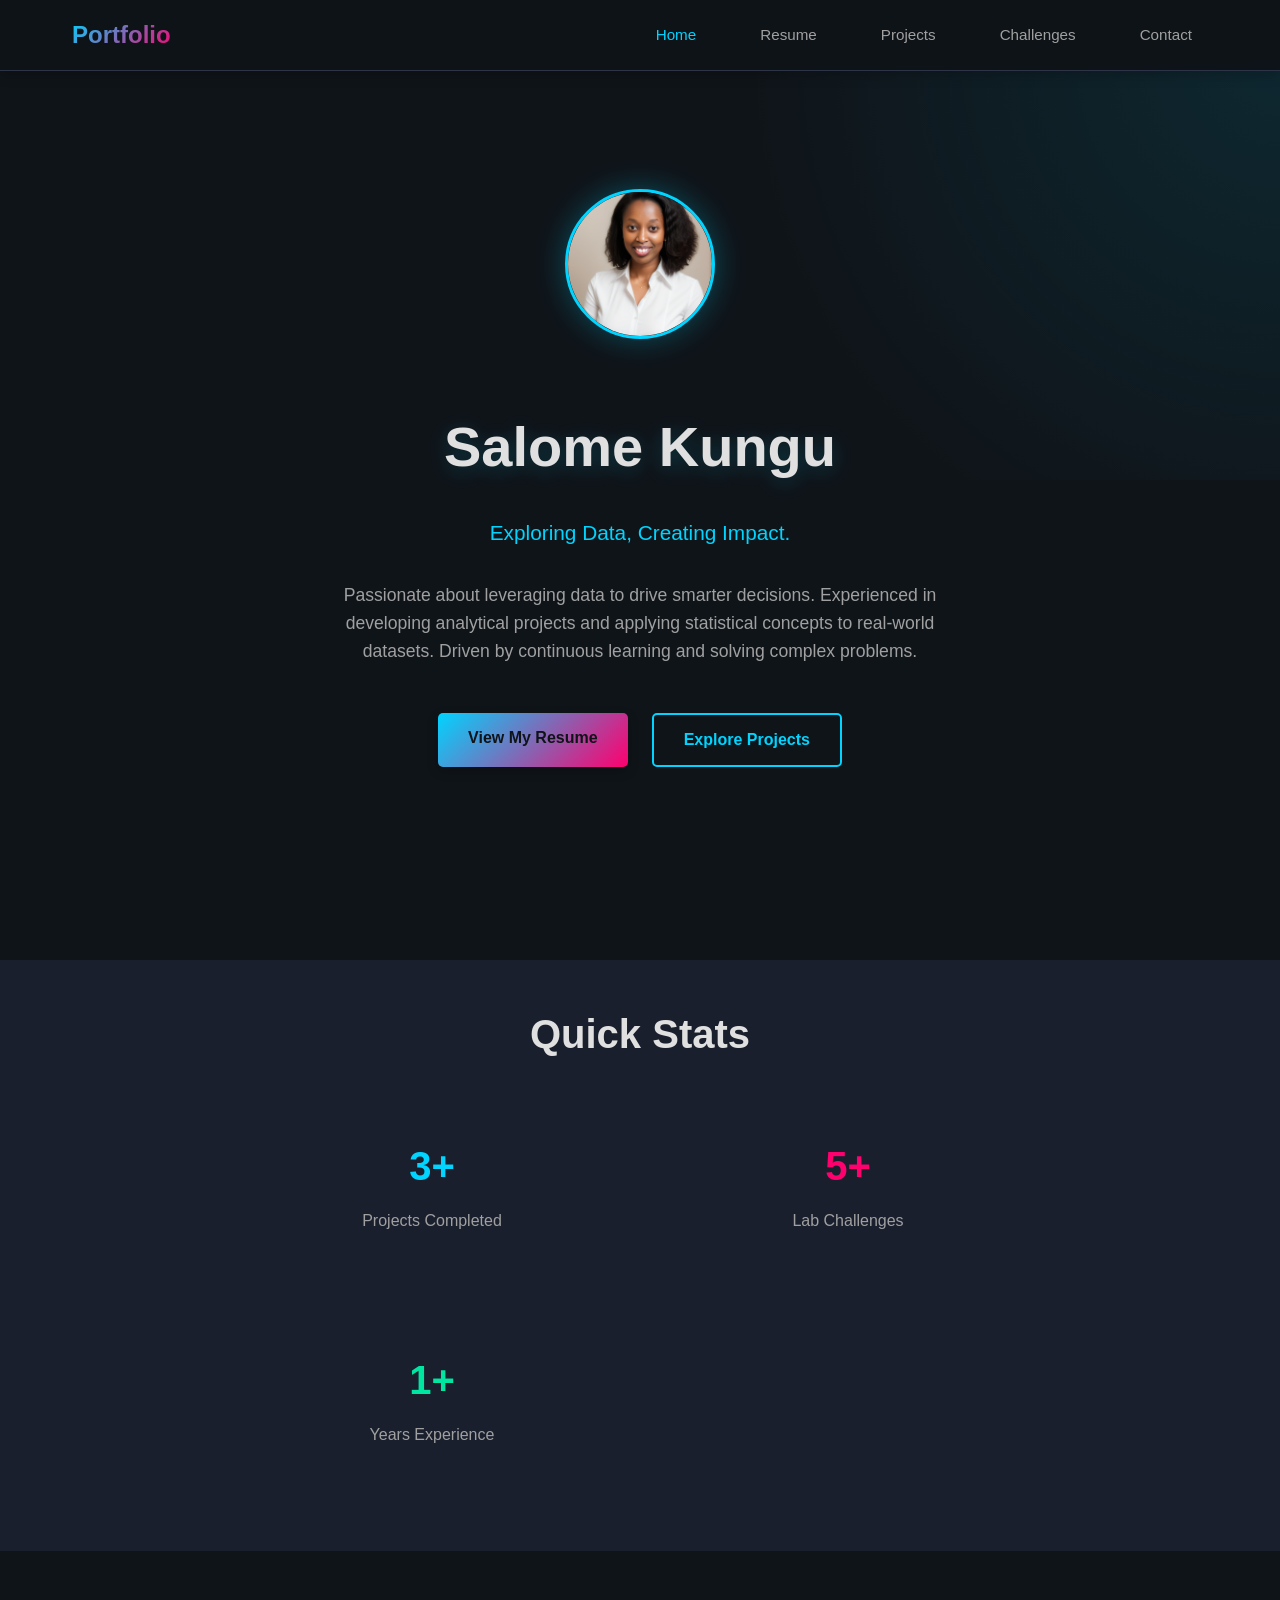
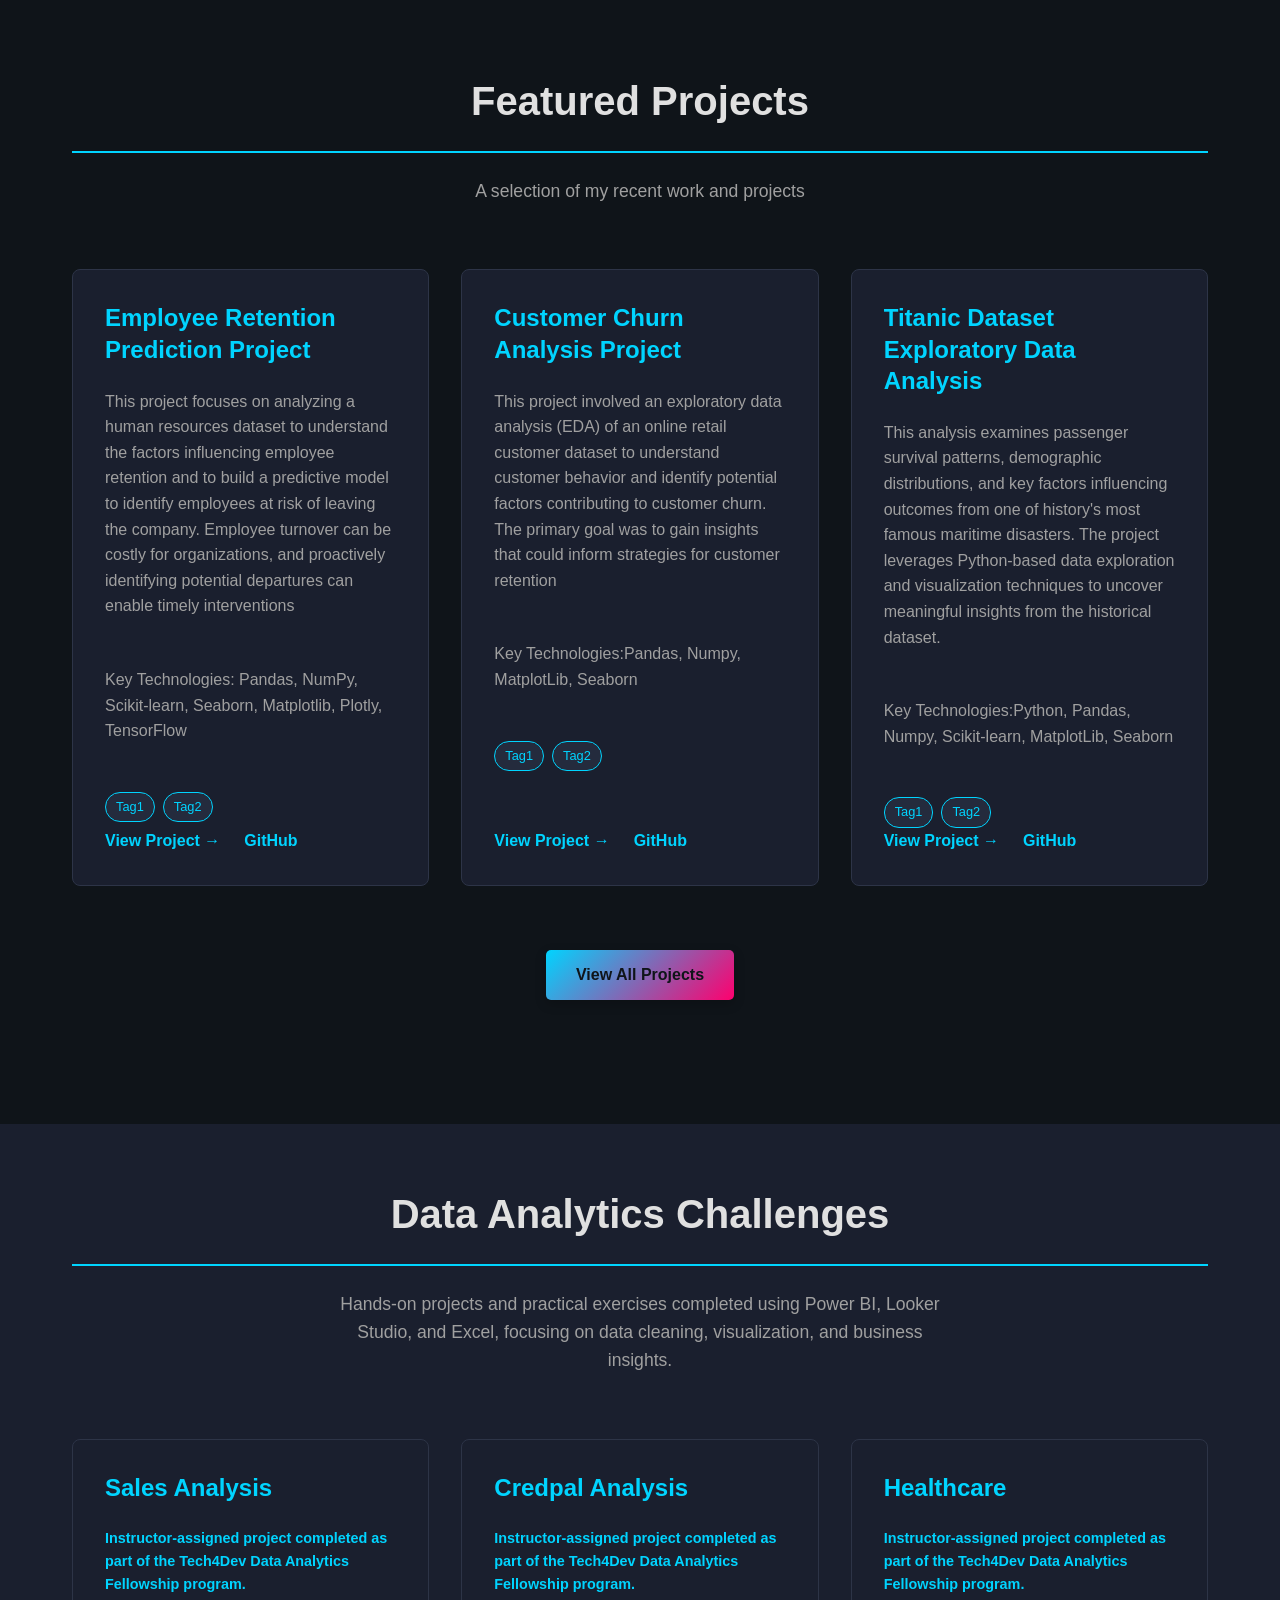
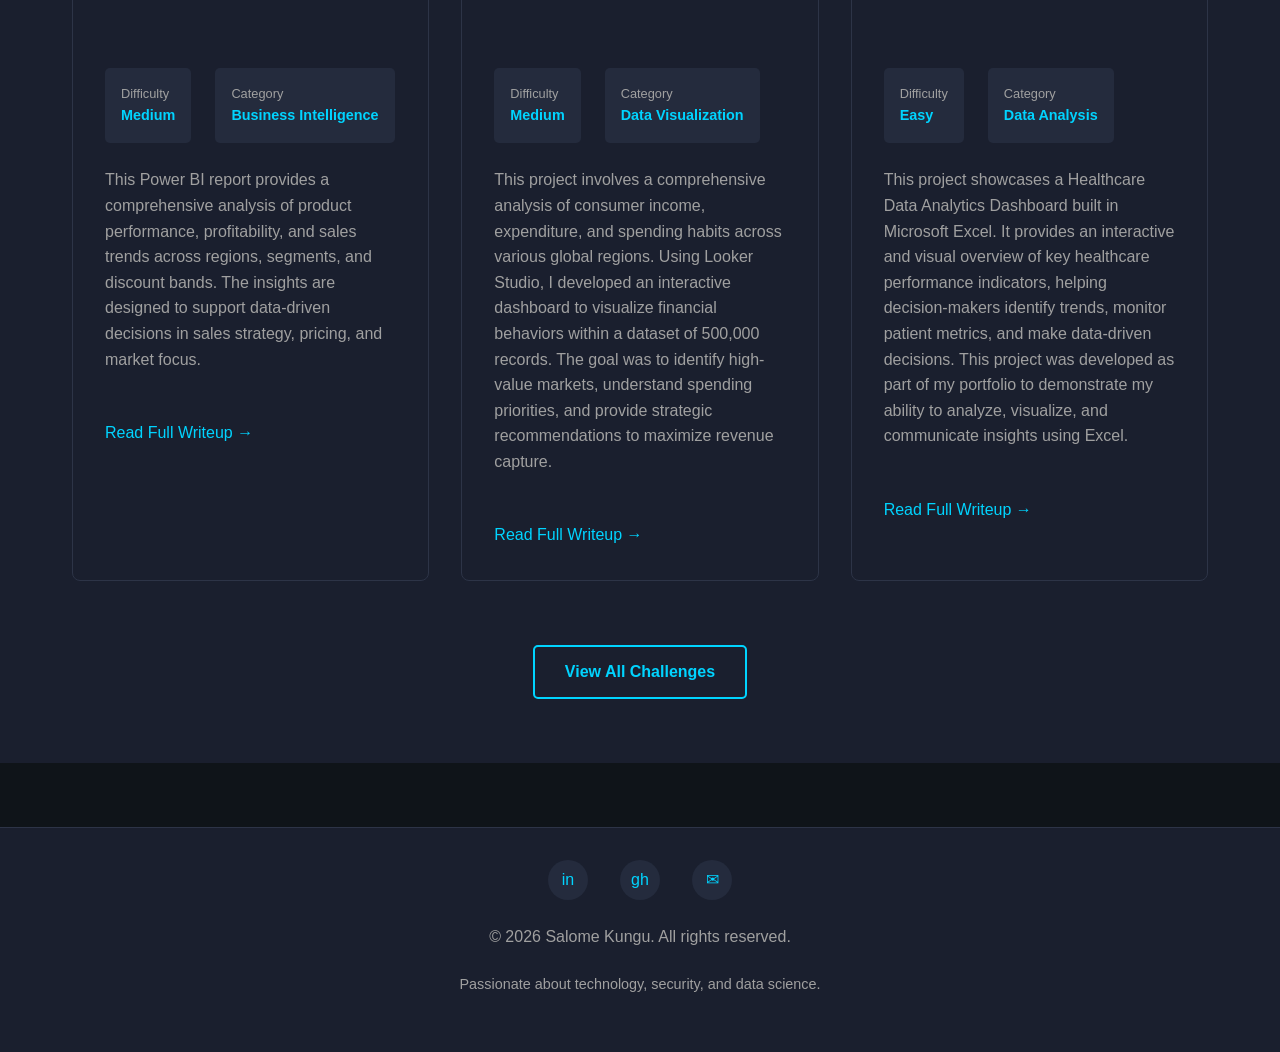
<file: index.html>
<!DOCTYPE html>
<html lang="en">
<head>
  <meta charset="UTF-8">
  <meta name="viewport" content="width=device-width, initial-scale=1.0">
  <meta name="description" content="[YOUR_NAME] - Data Science & AI Professional Portfolio. Explore projects, lab challenges, and professional experience.">
  <meta name="keywords" content="data science, AI, machine learning, portfolio, cybersecurity, CTF">
  <meta name="author" content="[YOUR_NAME]">
  <title>Salome Kungu - Portfolio</title>
  <link rel="stylesheet" href="css/style.css">
</head>
<body>
  <!-- Navigation -->
  <nav>
    <div class="nav-container">
      <div class="logo">Portfolio</div>
      <ul class="nav-links">
        <li><a href="index.html">Home</a></li>
        <li><a href="resume.html">Resume</a></li>
        <li><a href="projects.html">Projects</a></li>
        <li><a href="challenges.html">Challenges</a></li>
        <li><a href="contact.html">Contact</a></li>
      </ul>
      <div class="hamburger">
        <span></span>
        <span></span>
        <span></span>
      </div>
    </div>
  </nav>

  <!-- Hero Section -->
  <section class="hero" id="home">
    <div class="hero-content">
      <img src="assets/images/photo.png" alt="[YOUR_NAME]" class="profile-image" onerror="this.style.display='none'">
      <h1>Salome Kungu</h1>
      <p class="tagline">Exploring Data, Creating Impact.</p>
      <p style="font-size: 1.1rem; max-width: 600px; margin: 0 auto var(--spacing-lg);">
        Passionate about leveraging data to drive smarter decisions. Experienced in developing analytical projects and applying statistical concepts to real-world datasets. Driven by continuous learning and solving complex problems.
      </p>
      <div class="cta-buttons">
        <a href="resume.html" class="btn btn-primary">View My Resume</a>
        <a href="projects.html" class="btn btn-secondary">Explore Projects</a>
      </div>
    </div>
  </section>

  <!-- Quick Stats -->
  <section style="padding: var(--spacing-xl) var(--spacing-lg); background-color: var(--bg-secondary); text-align: center;">
    <div class="container">
      <h2 style="text-align: center; border: none; padding-bottom: 0; margin-bottom: var(--spacing-xl);">Quick Stats</h2>
      <div class="grid grid-3" style="max-width: 800px; margin: 0 auto;">
        <div class="card" style="text-align: center; border: none; background-color: transparent; padding: var(--spacing-lg);">
          <h3 style="font-size: 2.5rem; color: var(--accent-primary); margin-bottom: var(--spacing-sm);">3+</h3>
          <p>Projects Completed</p>
        </div>
        <div class="card" style="text-align: center; border: none; background-color: transparent; padding: var(--spacing-lg);">
          <h3 style="font-size: 2.5rem; color: var(--accent-secondary); margin-bottom: var(--spacing-sm);">5+</h3>
          <p>Lab Challenges</p>
        </div>
        <div class="card" style="text-align: center; border: none; background-color: transparent; padding: var(--spacing-lg);">
          <h3 style="font-size: 2.5rem; color: var(--accent-tertiary); margin-bottom: var(--spacing-sm);">1+</h3>
          <p>Years Experience</p>
        </div>
      </div>
    </div>
  </section>

  <!-- Featured Section -->
  <section id="featured">
    <div class="container">
      <div class="section-header">
        <h2>Featured Projects</h2>
        <p>A selection of my recent work and projects</p>
      </div>

      <div class="grid grid-3">
        <div class="card project-card">
          <h3>Employee Retention Prediction Project</h3>
          <p>This project focuses on analyzing a human resources dataset to understand the factors influencing employee retention and to build a predictive model to identify employees at risk of leaving the company. 
          Employee turnover can be costly for organizations, and proactively identifying potential departures can enable timely interventions</p>
          <p style="font-weight: 500; margin-top: var(--spacing-md);">Key Technologies: Pandas, NumPy, Scikit-learn, Seaborn, Matplotlib, Plotly, TensorFlow </p>
          <div class="project-technologies">
            <span class="tech-badge">Tag1</span>
            <span class="tech-badge">Tag2</span>
          </div>
          <div class="project-links" style="margin-top: auto;">
            <a href="https://github.com/KijoSal-dev/Employee_Retention_Prediction_Project">View Project → </a>
            <a href="https://github.com/KijoSal-dev/Employee_Retention_Prediction_Project">GitHub</a>
          </div>
        </div>

        <div class="card project-card">
          <h3>Customer Churn Analysis Project</h3>
          <p>This project involved an exploratory data analysis (EDA) of an online retail customer dataset to understand customer behavior and identify potential factors contributing to customer churn. 
          The primary goal was to gain insights that could inform strategies for customer retention</p>
          <p style="font-weight: 500; margin-top: var(--spacing-md);">Key Technologies:Pandas, Numpy, MatplotLib, Seaborn</p>
          <div class="project-technologies">
            <span class="tech-badge">Tag1</span>
            <span class="tech-badge">Tag2</span>
          </div>
          <div class="project-links" style="margin-top: auto;">
            <a href="https://github.com/KijoSal-dev/Customer_Churn_Analysis_Project">View Project →</a>
            <a href="https://github.com/KijoSal-dev/Customer_Churn_Analysis_Project">GitHub</a>
          </div>
        </div>

        <div class="card project-card">
          <h3>Titanic Dataset Exploratory Data Analysis</h3>
          <p>This analysis examines passenger survival patterns, demographic distributions, and key factors influencing outcomes from one of history's most famous maritime disasters.
          The project leverages Python-based data exploration and visualization techniques to uncover meaningful insights from the historical dataset.</p>
          <p style="font-weight: 500; margin-top: var(--spacing-md);">Key Technologies:Python, Pandas, Numpy, Scikit-learn, MatplotLib, Seaborn </p>
          <div class="project-technologies">
            <span class="tech-badge">Tag1</span>
            <span class="tech-badge">Tag2</span>
          </div>
          <div class="project-links" style="margin-top: auto;">
            <a href="https://github.com/KijoSal-dev/Titanic_Dataset_Exploratory_Data_Analysis">View Project →</a>
            <a href="https://github.com/KijoSal-dev/Titanic_Dataset_Exploratory_Data_Analysis">GitHub</a>
          </div>
        </div>
      </div>

      <div style="text-align: center; margin-top: var(--spacing-2xl);">
        <a href="projects.html" class="btn btn-primary">View All Projects</a>
      </div>
    </div>
  </section>

  <!-- Recent Challenges -->
  <section id="recent-challenges" style="background-color: var(--bg-secondary);">
    <div class="container">
      <div class="section-header">
        <h2>Data Analytics Challenges </h2>
        <p>Hands-on projects and practical exercises completed using Power BI, Looker Studio, and Excel, focusing on data cleaning, visualization, and business insights.</p>
      </div>

      <div class="grid grid-3">
        <div class="card challenge-card">
          <div class="card-header">
            <h3>Sales Analysis</h3>
            <p class="card-subtitle">Instructor-assigned project completed as part of the Tech4Dev Data Analytics Fellowship program.</p>
          </div>
          <div class="challenge-stats">
            <div class="challenge-stat">
              <div class="challenge-stat-label">Difficulty</div>
              <div class="challenge-stat-value">Medium</div>
            </div>
            <div class="challenge-stat">
              <div class="challenge-stat-label">Category</div>
              <div class="challenge-stat-value">Business Intelligence</div>
            </div>
          </div>
          <p>This Power BI report provides a comprehensive analysis of product performance, profitability, and sales trends across regions, segments, and discount bands. The insights are designed to support data-driven decisions in sales strategy, pricing, and market focus.</p>
          <a href="challenges.html" style="margin-top: var(--spacing-md);">Read Full Writeup →</a>
        </div>

        <div class="card challenge-card">
          <div class="card-header">
            <h3>Credpal Analysis</h3>
            <p class="card-subtitle">Instructor-assigned project completed as part of the Tech4Dev Data Analytics Fellowship program.</p>
          </div>
          <div class="challenge-stats">
            <div class="challenge-stat">
              <div class="challenge-stat-label">Difficulty</div>
              <div class="challenge-stat-value">Medium</div>
            </div>
            <div class="challenge-stat">
              <div class="challenge-stat-label">Category</div>
              <div class="challenge-stat-value">Data Visualization</div>
            </div>
          </div>
          <p>This project involves a comprehensive analysis of consumer income, expenditure, and spending habits across various global regions. Using Looker Studio, I developed an interactive dashboard to visualize financial behaviors within a dataset of 500,000 records.
          The goal was to identify high-value markets, understand spending priorities, and provide strategic recommendations to maximize revenue capture.</p>
          <a href="challenges.html" style="margin-top: var(--spacing-md);">Read Full Writeup →</a>
        </div>

        <div class="card challenge-card">
          <div class="card-header">
            <h3>Healthcare</h3>
            <p class="card-subtitle">Instructor-assigned project completed as part of the Tech4Dev Data Analytics Fellowship program.</p>
          </div>
          <div class="challenge-stats">
            <div class="challenge-stat">
              <div class="challenge-stat-label">Difficulty</div>
              <div class="challenge-stat-value">Easy</div>
            </div>
            <div class="challenge-stat">
              <div class="challenge-stat-label">Category</div>
              <div class="challenge-stat-value">Data Analysis</div>
            </div>
          </div>
          <p>This project showcases a Healthcare Data Analytics Dashboard built in Microsoft Excel.
It provides an interactive and visual overview of key healthcare performance indicators, helping decision-makers identify trends, monitor patient metrics, and make data-driven decisions.

This project was developed as part of my portfolio to demonstrate my ability to analyze, visualize, and communicate insights using Excel.</p>
          <a href="challenges.html" style="margin-top: var(--spacing-md);">Read Full Writeup →</a>
        </div>
      </div>

      <div style="text-align: center; margin-top: var(--spacing-2xl);">
        <a href="challenges.html" class="btn btn-secondary">View All Challenges</a>
      </div>
    </div>
  </section>

  <!-- Footer -->
  <footer>
    <div class="footer-content">
      <div class="social-links">
        <a href="https://www.linkedin.com/in/salome-k-51269993/" class="social-link" title="LinkedIn" target="_blank">in</a>
        <a href="https://github.com/KijoSal-dev" class="social-link" title="GitHub" target="_blank">gh</a>
        <a href="mailto:[sallykijo@gmail.com]" class="social-link" title="Email">✉</a>
      </div>
      <p>&copy; 2026 Salome Kungu. All rights reserved.</p>
      <p style="font-size: 0.9rem; margin-top: var(--spacing-sm);">Passionate about technology, security, and data science.</p>
    </div>
  </footer>

  <!-- Scroll to Top Button -->
  <button id="scrollToTopBtn" class="scroll-to-top">↑</button>

  <!-- Scripts -->
  <script src="js/script.js"></script>
</body>
</html>
</file>
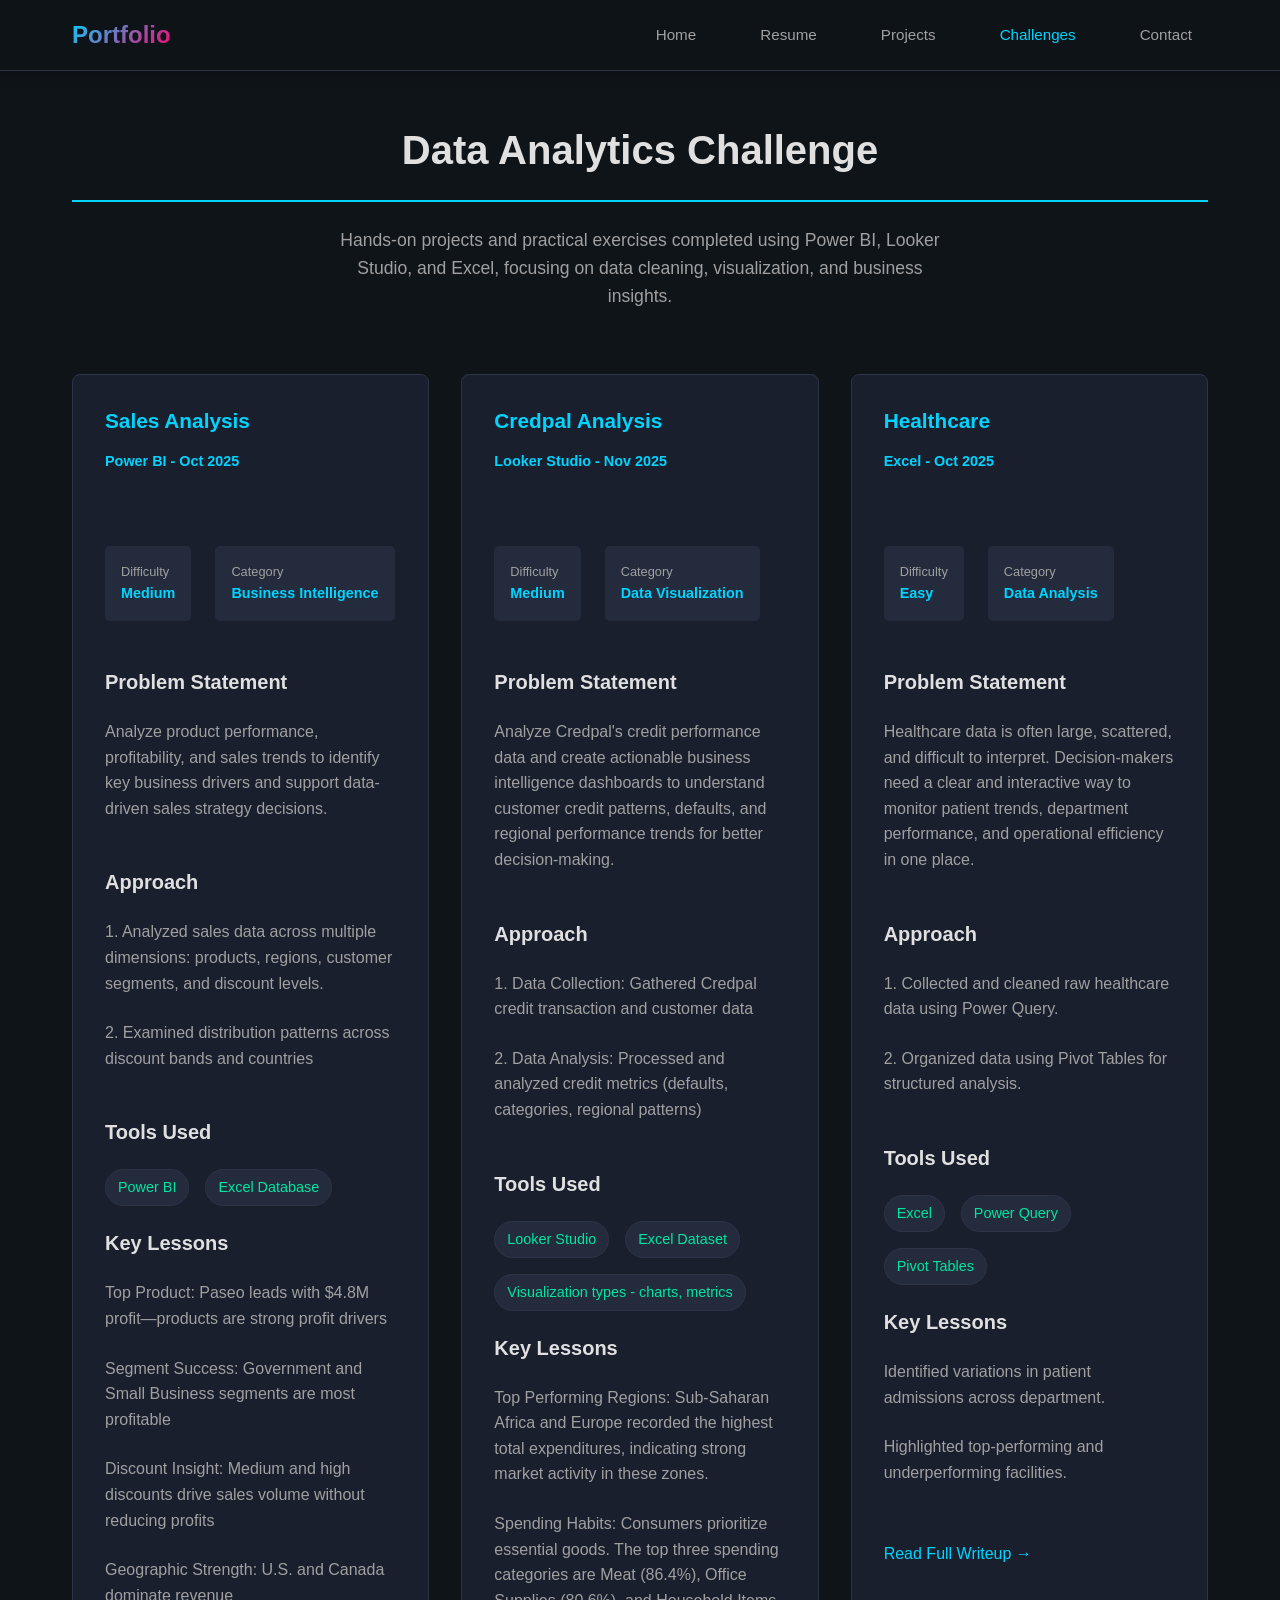
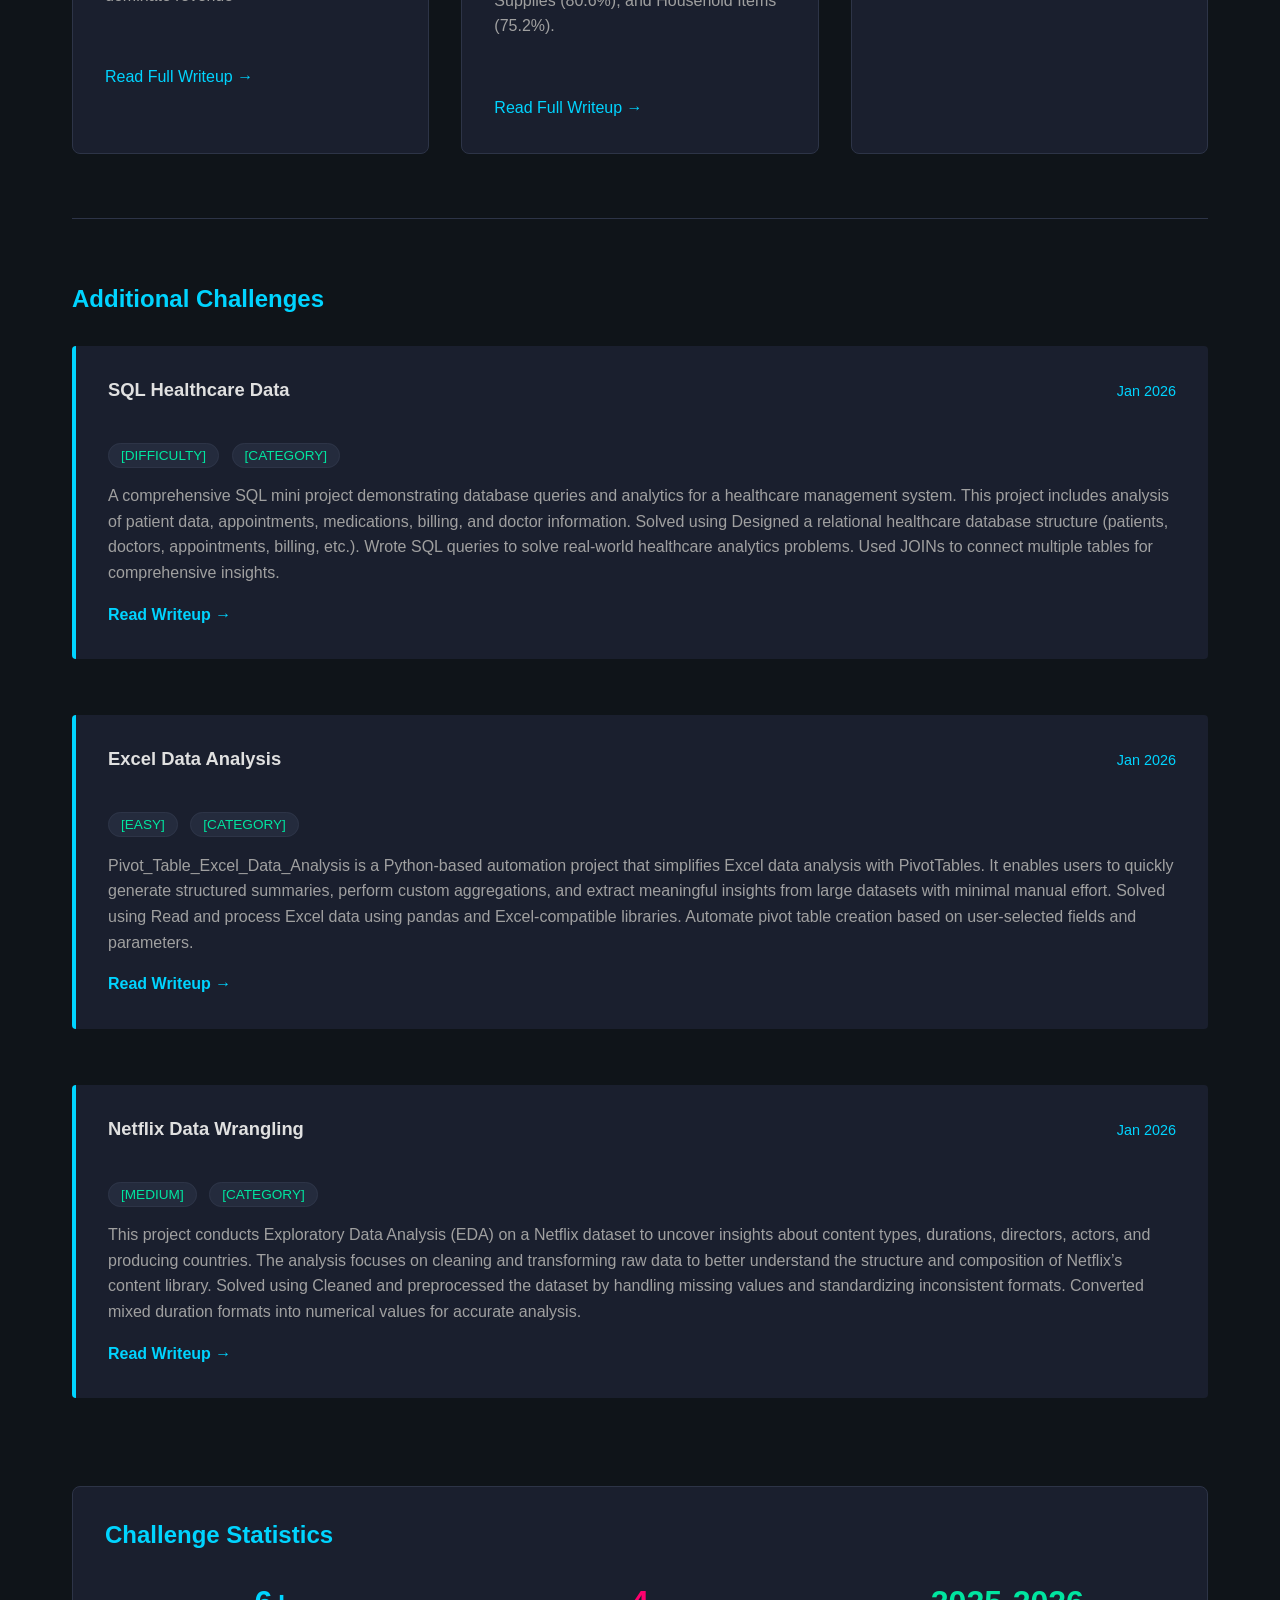
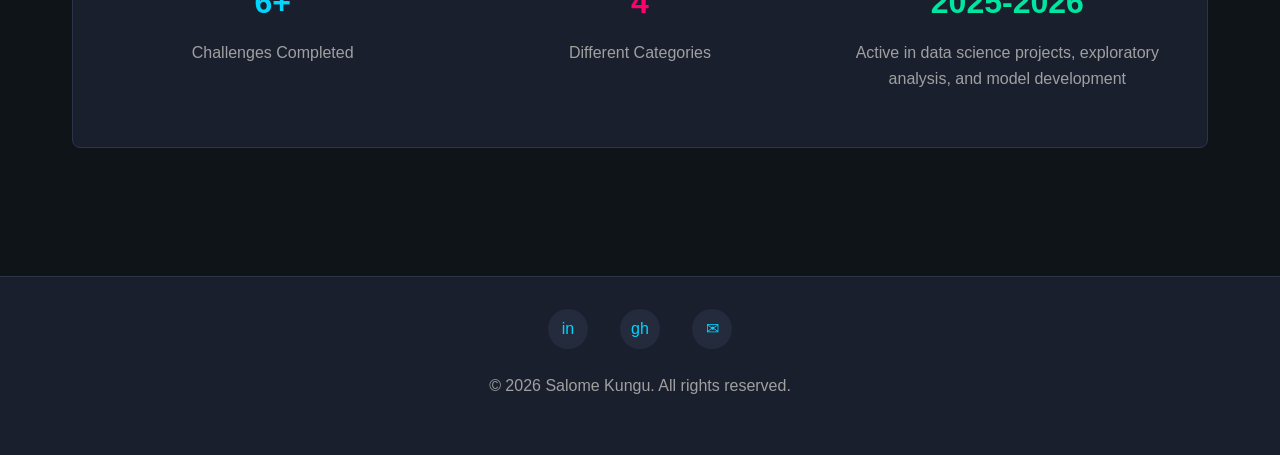
<file: challenges.html>
<!DOCTYPE html>
<html lang="en">
<head>
  <meta charset="UTF-8">
  <meta name="viewport" content="width=device-width, initial-scale=1.0">
  <meta name="description" content="[YOUR_NAME] - Lab Challenges & CTF Writeups">
  <title>Salome Kungu - Challenges</title>
  <link rel="stylesheet" href="css/style.css">
</head>
<body>
  <!-- Navigation -->
  <nav>
    <div class="nav-container">
      <div class="logo">Portfolio</div>
      <ul class="nav-links">
        <li><a href="index.html">Home</a></li>
        <li><a href="resume.html">Resume</a></li>
        <li><a href="projects.html">Projects</a></li>
        <li><a href="challenges.html">Challenges</a></li>
        <li><a href="contact.html">Contact</a></li>
      </ul>
      <div class="hamburger">
        <span></span>
        <span></span>
        <span></span>
      </div>
    </div>
  </nav>

  <!-- Challenges Section -->
  <section id="challenges">
    <div class="container">
      <div class="section-header">
        <h2>Data Analytics Challenge</h2>
        <p>Hands-on projects and practical exercises completed using Power BI, Looker Studio, and Excel, focusing on data cleaning, visualization, and business insights.</p>
      </div>

      <div class="grid grid-3">
        <!-- Challenge 1 -->
        <div class="card challenge-card">
          <div class="card-header">
            <h3 class="card-title">Sales Analysis</h3>
            <p class="card-subtitle">Power BI - Oct 2025</p>
          </div>

          <div class="challenge-stats">
            <div class="challenge-stat">
              <div class="challenge-stat-label">Difficulty</div>
              <div class="challenge-stat-value">Medium</div>
            </div>
            <div class="challenge-stat">
              <div class="challenge-stat-label">Category</div>
              <div class="challenge-stat-value">Business Intelligence</div>
            </div>
          </div>

          <h4 style="margin-top: var(--spacing-md);">Problem Statement</h4>
          <p>Analyze product performance, profitability, and sales trends to identify key business drivers and support data-driven sales strategy decisions.</p>

          <h4 style="margin-top: var(--spacing-md);">Approach</h4>
          <p>1. Analyzed sales data across multiple dimensions: products, regions, customer segments, and discount levels.</p>
          <p>2. Examined distribution patterns across discount bands and countries</p>

          <h4 style="margin-top: var(--spacing-md);">Tools Used</h4>
          <div class="skill-list">
            <span class="skill-badge">Power BI</span>
            <span class="skill-badge">Excel Database</span>
          </div>

          <h4 style="margin-top: var(--spacing-md);">Key Lessons</h4>
          <p>Top Product: Paseo leads with $4.8M profit—products are strong profit drivers</p>
          <p>Segment Success: Government and Small Business segments are most profitable</p>
          <p>Discount Insight: Medium and high discounts drive sales volume without reducing profits</p>
          <p>Geographic Strength: U.S. and Canada dominate revenue</p>

          <a href="https://github.com/KijoSal-dev/sales_analysis_power_BI/blob/main/README.md" style="margin-top: var(--spacing-lg); display: inline-block;">Read Full Writeup →</a>
        </div>

        <!-- Challenge 2 -->
        <div class="card challenge-card">
          <div class="card-header">
            <h3 class="card-title">Credpal Analysis</h3>
            <p class="card-subtitle">Looker Studio - Nov 2025</p>
          </div>

          <div class="challenge-stats">
            <div class="challenge-stat">
              <div class="challenge-stat-label">Difficulty</div>
              <div class="challenge-stat-value">Medium</div>
            </div>
            <div class="challenge-stat">
              <div class="challenge-stat-label">Category</div>
              <div class="challenge-stat-value">Data Visualization</div>
            </div>
          </div>

          <h4 style="margin-top: var(--spacing-md);">Problem Statement</h4>
          <p>Analyze Credpal's credit performance data and create actionable business intelligence dashboards to understand customer credit patterns, defaults, and regional performance trends for better decision-making.</p>

          <h4 style="margin-top: var(--spacing-md);">Approach</h4>
          <p>1. Data Collection: Gathered Credpal credit transaction and customer data</p>
          <p>2. Data Analysis: Processed and analyzed credit metrics (defaults, categories, regional patterns)</p>

          <h4 style="margin-top: var(--spacing-md);">Tools Used</h4>
          <div class="skill-list">
            <span class="skill-badge">Looker Studio</span>
            <span class="skill-badge">Excel Dataset</span>
            <span class="skill-badge">Visualization types - charts, metrics</span>
          </div>

          <h4 style="margin-top: var(--spacing-md);">Key Lessons</h4>
          <p>Top Performing Regions: Sub-Saharan Africa and Europe recorded the highest total expenditures, indicating strong market activity in these zones.</p>
          <p>Spending Habits: Consumers prioritize essential goods. The top three spending categories are Meat (86.4%), Office Supplies (80.6%), and Household Items (75.2%).</p>

          <a href="https://github.com/KijoSal-dev/Credpal_Analysis_LookerStudio/blob/main/README.md" style="margin-top: var(--spacing-lg); display: inline-block;">Read Full Writeup →</a>
        </div>

        <!-- Challenge 3 -->
        <div class="card challenge-card">
          <div class="card-header">
            <h3 class="card-title">Healthcare</h3>
            <p class="card-subtitle">Excel - Oct 2025</p>
          </div>

          <div class="challenge-stats">
            <div class="challenge-stat">
              <div class="challenge-stat-label">Difficulty</div>
              <div class="challenge-stat-value">Easy</div>
            </div>
            <div class="challenge-stat">
              <div class="challenge-stat-label">Category</div>
              <div class="challenge-stat-value">Data Analysis</div>
            </div>
          </div>

          <h4 style="margin-top: var(--spacing-md);">Problem Statement</h4>
          <p>Healthcare data is often large, scattered, and difficult to interpret. Decision-makers need a clear and interactive way to monitor patient trends, department performance, and operational efficiency in one place.</p>

          <h4 style="margin-top: var(--spacing-md);">Approach</h4>
          <p>1. Collected and cleaned raw healthcare data using Power Query.</p>
          <p>2. Organized data using Pivot Tables for structured analysis.</p>

          <h4 style="margin-top: var(--spacing-md);">Tools Used</h4>
          <div class="skill-list">
            <span class="skill-badge">Excel</span>
            <span class="skill-badge">Power Query</span>
            <span class="skill-badge">Pivot Tables</span>
          </div>

          <h4 style="margin-top: var(--spacing-md);">Key Lessons</h4>
          <p>Identified variations in patient admissions across department.</p>
          <p>Highlighted top-performing and underperforming facilities.</p>

          <a href="https://github.com/KijoSal-dev/Healthcare_Data/blob/main/README.md" style="margin-top: var(--spacing-lg); display: inline-block;">Read Full Writeup →</a>
        </div>
      </div>

      <!-- Additional Challenges -->
      <div style="margin-top: var(--spacing-2xl); padding-top: var(--spacing-2xl); border-top: 1px solid var(--border-color);">
        <h3 style="margin-bottom: var(--spacing-lg);">Additional Challenges</h3>

        <div style="display: grid; gap: var(--spacing-lg);">
          <div class="resume-entry">
            <div class="resume-entry-header">
              <h4 class="resume-entry-title">SQL Healthcare Data</h4>
              <span class="resume-entry-date">Jan 2026</span>
            </div>
            <div class="resume-entry-subtitle">
              <span class="tag difficulty-[DIFFICULTY]">[DIFFICULTY]</span>
              <span class="tag" style="margin-left: var(--spacing-xs);">[CATEGORY]</span>
            </div>
            <p class="resume-entry-description">
              A comprehensive SQL mini project demonstrating database queries and analytics for a healthcare management system. 
              This project includes analysis of patient data, appointments, medications, billing, and doctor information.
              Solved using Designed a relational healthcare database structure (patients, doctors, appointments, billing, etc.).
              Wrote SQL queries to solve real-world healthcare analytics problems.
              Used JOINs to connect multiple tables for comprehensive insights.
            </p>

            <a href="https://github.com/KijoSal-dev/Healthcare_SQL_Database_Project/blob/main/README.md" style="color: var(--accent-primary); font-weight: 600;">Read Writeup →</a>
          </div>

          <div class="resume-entry">
            <div class="resume-entry-header">
              <h4 class="resume-entry-title">Excel Data Analysis</h4>
              <span class="resume-entry-date">Jan 2026</span>
            </div>
            <div class="resume-entry-subtitle">
              <span class="tag difficulty-[EASY]">[EASY]</span>
              <span class="tag" style="margin-left: var(--spacing-xs);">[CATEGORY]</span>
            </div>
            <p class="resume-entry-description">
              Pivot_Table_Excel_Data_Analysis is a Python-based automation project that simplifies Excel data analysis with PivotTables. 
              It enables users to quickly generate structured summaries, perform custom aggregations, and extract meaningful insights from large datasets with minimal manual effort. 
              Solved using Read and process Excel data using pandas and Excel-compatible libraries.
              Automate pivot table creation based on user-selected fields and parameters.
            </p>

            <a href="https://github.com/KijoSal-dev/Pivot_Table_Excel_Data_Analysis/blob/main/README.md" style="color: var(--accent-primary); font-weight: 600;">Read Writeup →</a>
          </div>

          <div class="resume-entry">
            <div class="resume-entry-header">
              <h4 class="resume-entry-title">Netflix Data Wrangling</h4>
              <span class="resume-entry-date">Jan 2026</span>
            </div>
            <div class="resume-entry-subtitle">
              <span class="tag difficulty-[MEDIUM]">[MEDIUM]</span>
              <span class="tag" style="margin-left: var(--spacing-xs);">[CATEGORY]</span>
            </div>
            <p class="resume-entry-description">
              This project conducts Exploratory Data Analysis (EDA) on a Netflix dataset to uncover insights about content types, durations, directors, actors, and producing countries. 
              The analysis focuses on cleaning and transforming raw data to better understand the structure and composition of Netflix’s content library.
              Solved using Cleaned and preprocessed the dataset by handling missing values and standardizing inconsistent formats.
              Converted mixed duration formats into numerical values for accurate analysis.
            </p>

            <a href="https://github.com/KijoSal-dev/Data_Analysis_Netflix/blob/main/README.md" style="color: var(--accent-primary); font-weight: 600;">Read Writeup →</a>
          </div>
        </div>
      </div>

      <!-- Challenge Statistics -->
      <div style="margin-top: var(--spacing-2xl); padding: var(--spacing-lg); background-color: var(--bg-secondary); border-radius: 8px; border: 1px solid var(--border-color);">
        <h3 style="margin-bottom: var(--spacing-lg); border: none; padding: 0;">Challenge Statistics</h3>
        <div class="grid grid-3">
          <div style="text-align: center;">
            <h4 style="color: var(--accent-primary); font-size: 2rem; margin-bottom: var(--spacing-sm);">6+</h4>
            <p>Challenges Completed</p>
          </div>
          <div style="text-align: center;">
            <h4 style="color: var(--accent-secondary); font-size: 2rem; margin-bottom: var(--spacing-sm);">4</h4>
            <p>Different Categories</p>
          </div>
          <div style="text-align: center;">
            <h4 style="color: var(--accent-tertiary); font-size: 2rem; margin-bottom: var(--spacing-sm);">2025-2026</h4>
            <p>Active in data science projects, exploratory analysis, and model development</p>
          </div>
        </div>
      </div>
    </div>
  </section>

  <!-- Footer -->
  <footer>
    <div class="footer-content">
      <div class="social-links">
        <a href="https://www.linkedin.com/in/salome-k-51269993/" class="social-link" title="LinkedIn" target="_blank">in</a>
        <a href="https://github.com/KijoSal-dev" class="social-link" title="GitHub" target="_blank">gh</a>
        <a href="mailto:[sallykijo@gmail.com]" class="social-link" title="Email">✉</a>
      </div>
      <p>&copy; 2026 Salome Kungu. All rights reserved.</p>
    </div>
  </footer>

  <!-- Scroll to Top Button -->
  <button id="scrollToTopBtn" class="scroll-to-top">↑</button>

  <!-- Scripts -->
  <script src="js/script.js"></script>
</body>
</html>
</file>
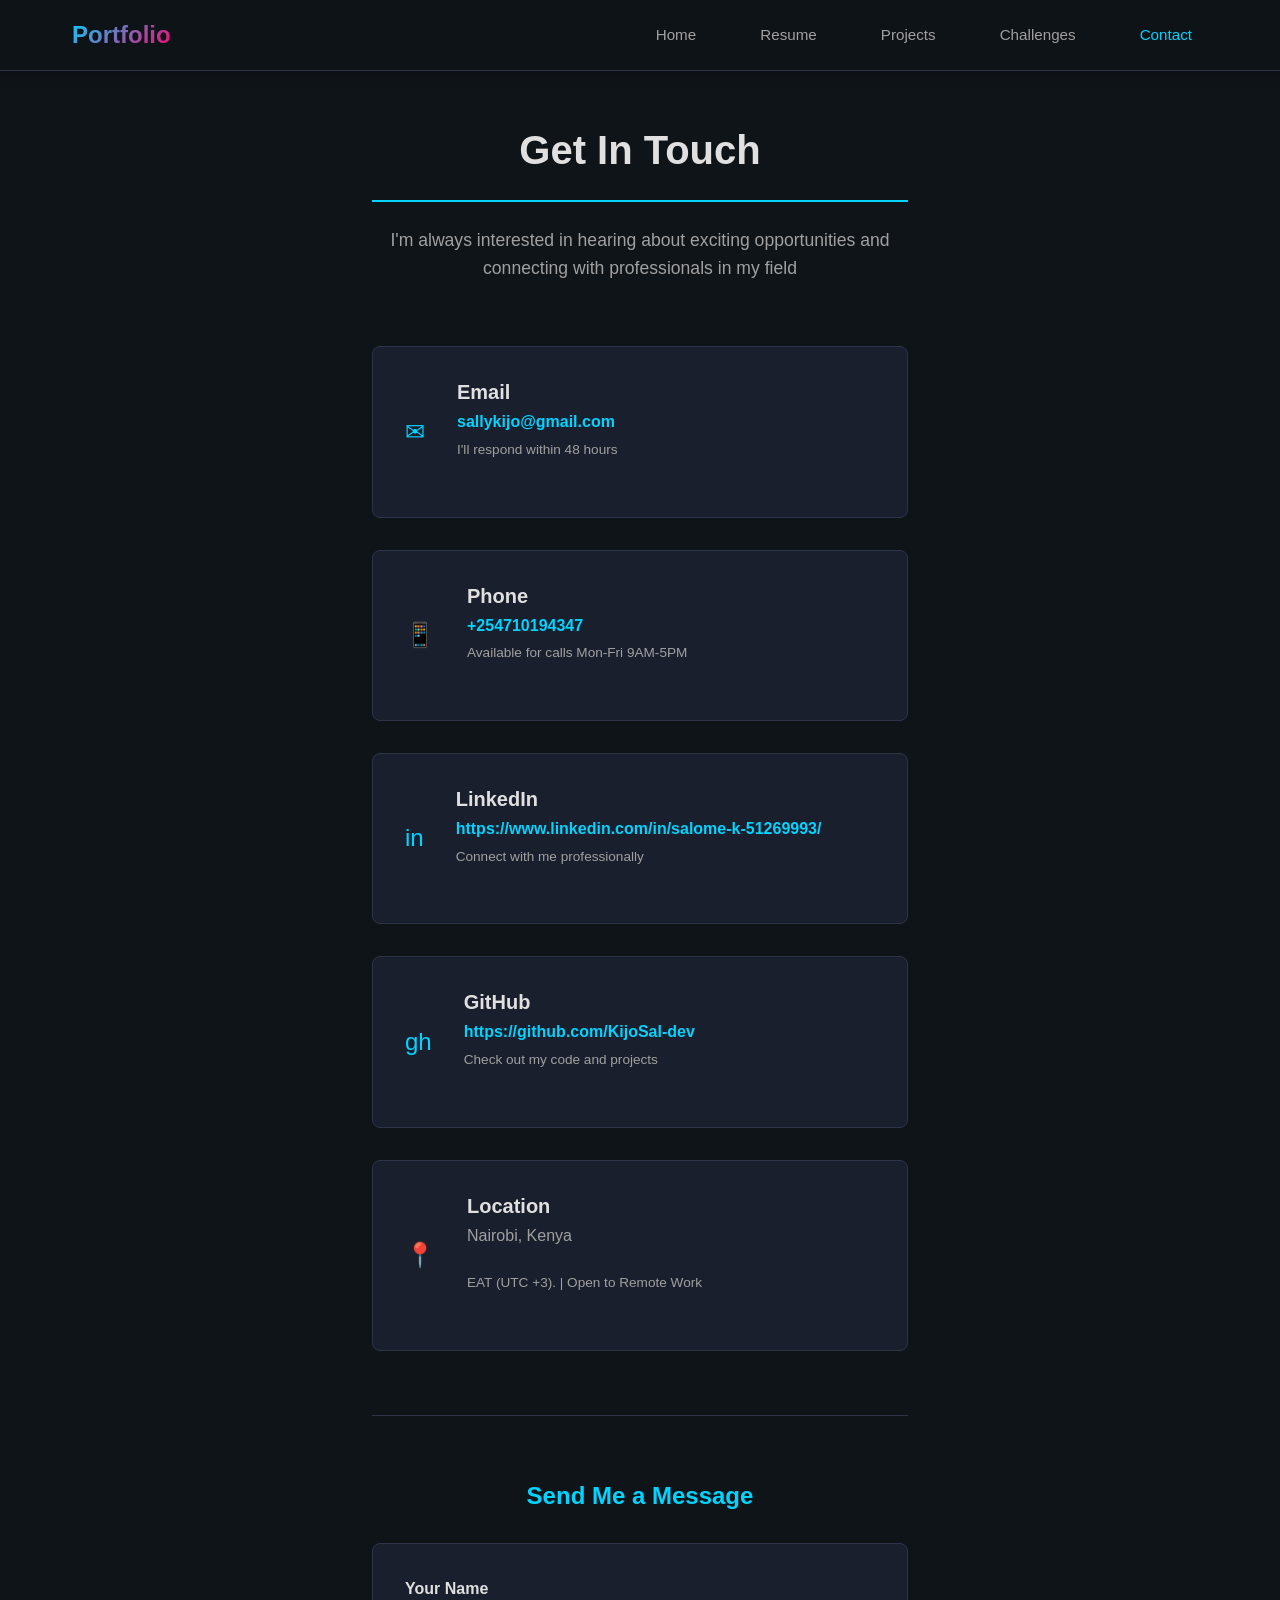
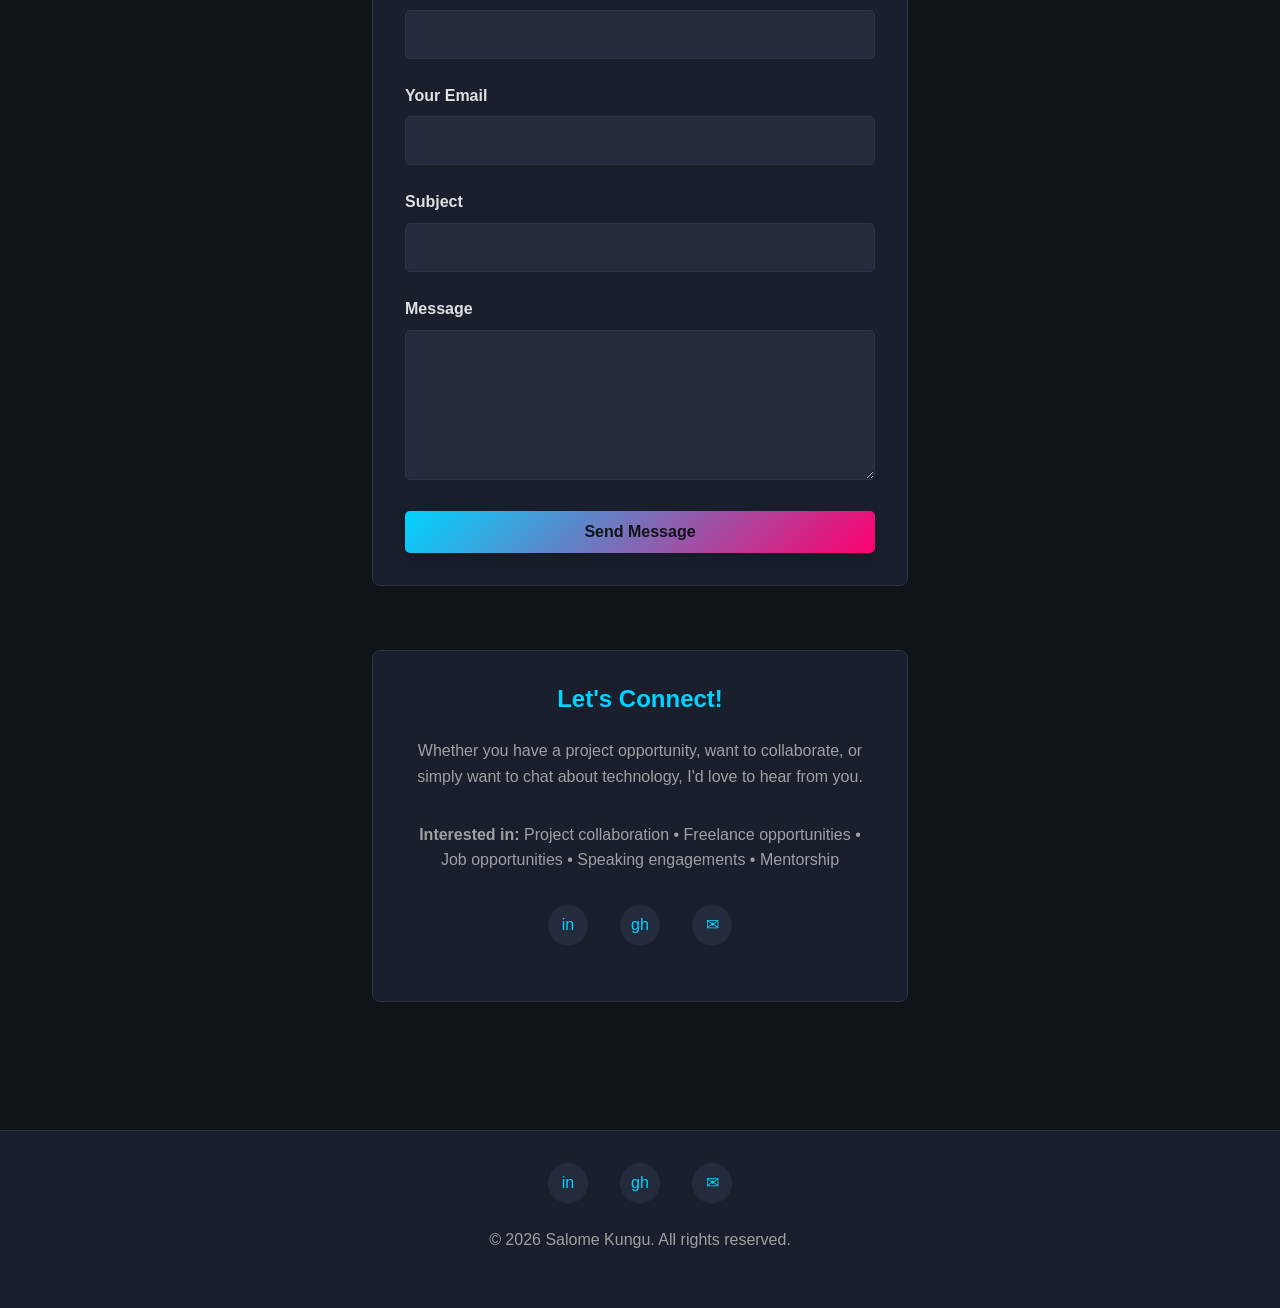
<file: contact.html>
<!DOCTYPE html>
<html lang="en">
<head>
  <meta charset="UTF-8">
  <meta name="viewport" content="width=device-width, initial-scale=1.0">
  <meta name="description" content="[YOUR_NAME] - Get in Touch. Professional Contact Information.">
  <title>Salome Kungu - Contact</title>
  <link rel="stylesheet" href="css/style.css">
</head>
<body>
  <!-- Navigation -->
  <nav>
    <div class="nav-container">
      <div class="logo">Portfolio</div>
      <ul class="nav-links">
        <li><a href="index.html">Home</a></li>
        <li><a href="resume.html">Resume</a></li>
        <li><a href="projects.html">Projects</a></li>
        <li><a href="challenges.html">Challenges</a></li>
        <li><a href="contact.html">Contact</a></li>
      </ul>
      <div class="hamburger">
        <span></span>
        <span></span>
        <span></span>
      </div>
    </div>
  </nav>

  <!-- Contact Section -->
  <section id="contact">
    <div class="container contact-container">
      <div class="section-header">
        <h2>Get In Touch</h2>
        <p>I'm always interested in hearing about exciting opportunities and connecting with professionals in my field</p>
      </div>

      <!-- Contact Information -->
      <div class="contact-info">
        <!-- Email -->
        <div class="contact-item">
          <div class="contact-icon">✉</div>
          <div class="contact-details">
            <h4>Email</h4>
            <a href="mailto:[YOUR_EMAIL]">sallykijo@gmail.com</a>
            <p style="font-size: 0.85rem; margin-top: 4px;">I'll respond within 48 hours</p>
          </div>
        </div>

        <!-- Phone -->
        <div class="contact-item">
          <div class="contact-icon">📱</div>
          <div class="contact-details">
            <h4>Phone</h4>
            <a href="tel:[YOUR_PHONE]">+254710194347</a>
            <p style="font-size: 0.85rem; margin-top: 4px;">Available for calls Mon-Fri 9AM-5PM</p>
          </div>
        </div>

        <!-- LinkedIn -->
        <div class="contact-item">
          <div class="contact-icon">in</div>
          <div class="contact-details">
            <h4>LinkedIn</h4>
            <a href="https://www.linkedin.com/in/salome-k-51269993/" target="_blank">https://www.linkedin.com/in/salome-k-51269993/</a>
            <p style="font-size: 0.85rem; margin-top: 4px;">Connect with me professionally</p>
          </div>
        </div>

        <!-- GitHub -->
        <div class="contact-item">
          <div class="contact-icon">gh</div>
          <div class="contact-details">
            <h4>GitHub</h4>
            <a href="https://github.com/[YOUR_USERNAME]" target="_blank">https://github.com/KijoSal-dev</a>
            <p style="font-size: 0.85rem; margin-top: 4px;">Check out my code and projects</p>
          </div>
        </div>

        <!-- Location -->
        <div class="contact-item">
          <div class="contact-icon">📍</div>
          <div class="contact-details">
            <h4>Location</h4>
            <p>Nairobi, Kenya</p>
            <p style="font-size: 0.85rem; margin-top: 4px;">EAT (UTC +3). | Open to Remote Work</p>
          </div>
        </div>
      </div>

      <!-- Contact Form -->
      <div style="margin-top: var(--spacing-2xl); padding-top: var(--spacing-2xl); border-top: 1px solid var(--border-color);">
        <h3 style="text-align: center; margin-bottom: var(--spacing-lg);">Send Me a Message</h3>
        <form class="contact-form" id="contactForm">
          <div class="form-group">
            <label for="name">Your Name</label>
            <input type="text" id="name" name="name" required>
          </div>

          <div class="form-group">
            <label for="email">Your Email</label>
            <input type="email" id="email" name="email" required>
          </div>

          <div class="form-group">
            <label for="subject">Subject</label>
            <input type="text" id="subject" name="subject" required>
          </div>

          <div class="form-group">
            <label for="message">Message</label>
            <textarea id="message" name="message" required></textarea>
          </div>

          <button type="submit" class="btn btn-primary" style="width: 100%; text-align: center;">Send Message</button>
        </form>
      </div>

      <!-- Additional Information -->
      <div style="margin-top: var(--spacing-2xl); padding: var(--spacing-lg); background-color: var(--bg-secondary); border-radius: 8px; border: 1px solid var(--border-color); text-align: center;">
        <h3 style="margin-bottom: var(--spacing-md); border: none; padding: 0;">Let's Connect!</h3>
        <p style="margin-bottom: var(--spacing-lg);">
          Whether you have a project opportunity, want to collaborate, or simply want to chat about technology, I'd love to hear from you.
        </p>
        <p style="color: var(--text-secondary); margin-bottom: var(--spacing-lg);">
          <strong>Interested in:</strong> Project collaboration • Freelance opportunities • Job opportunities • Speaking engagements • Mentorship
        </p>
        <div class="social-links" style="justify-content: center;">
          <a href="https://www.linkedin.com/in/salome-k-51269993/" class="social-link" title="LinkedIn" target="_blank">in</a>
          <a href="https://github.com/KijoSal-dev" class="social-link" title="GitHub" target="_blank">gh</a>
          <a href="mailto:[sallykijo@gmail.com]" class="social-link" title="Email">✉</a>
        </div>
      </div>
    </div>
  </section>

  <!-- Footer -->
  <footer>
    <div class="footer-content">
      <div class="social-links">
        <a href="https://www.linkedin.com/in/salome-k-51269993/" class="social-link" title="LinkedIn" target="_blank">in</a>
        <a href="https://github.com/KijoSal-dev" class="social-link" title="GitHub" target="_blank">gh</a>
        <a href="mailto:[sallykijo@gmail.com]" class="social-link" title="Email">✉</a>
      </div>
      <p>&copy; 2026 Salome Kungu. All rights reserved.</p>
    </div>
  </footer>

  <!-- Scroll to Top Button -->
  <button id="scrollToTopBtn" class="scroll-to-top">↑</button>

  <!-- Scripts -->
  <script src="js/script.js"></script>
</body>
</html>
</file>
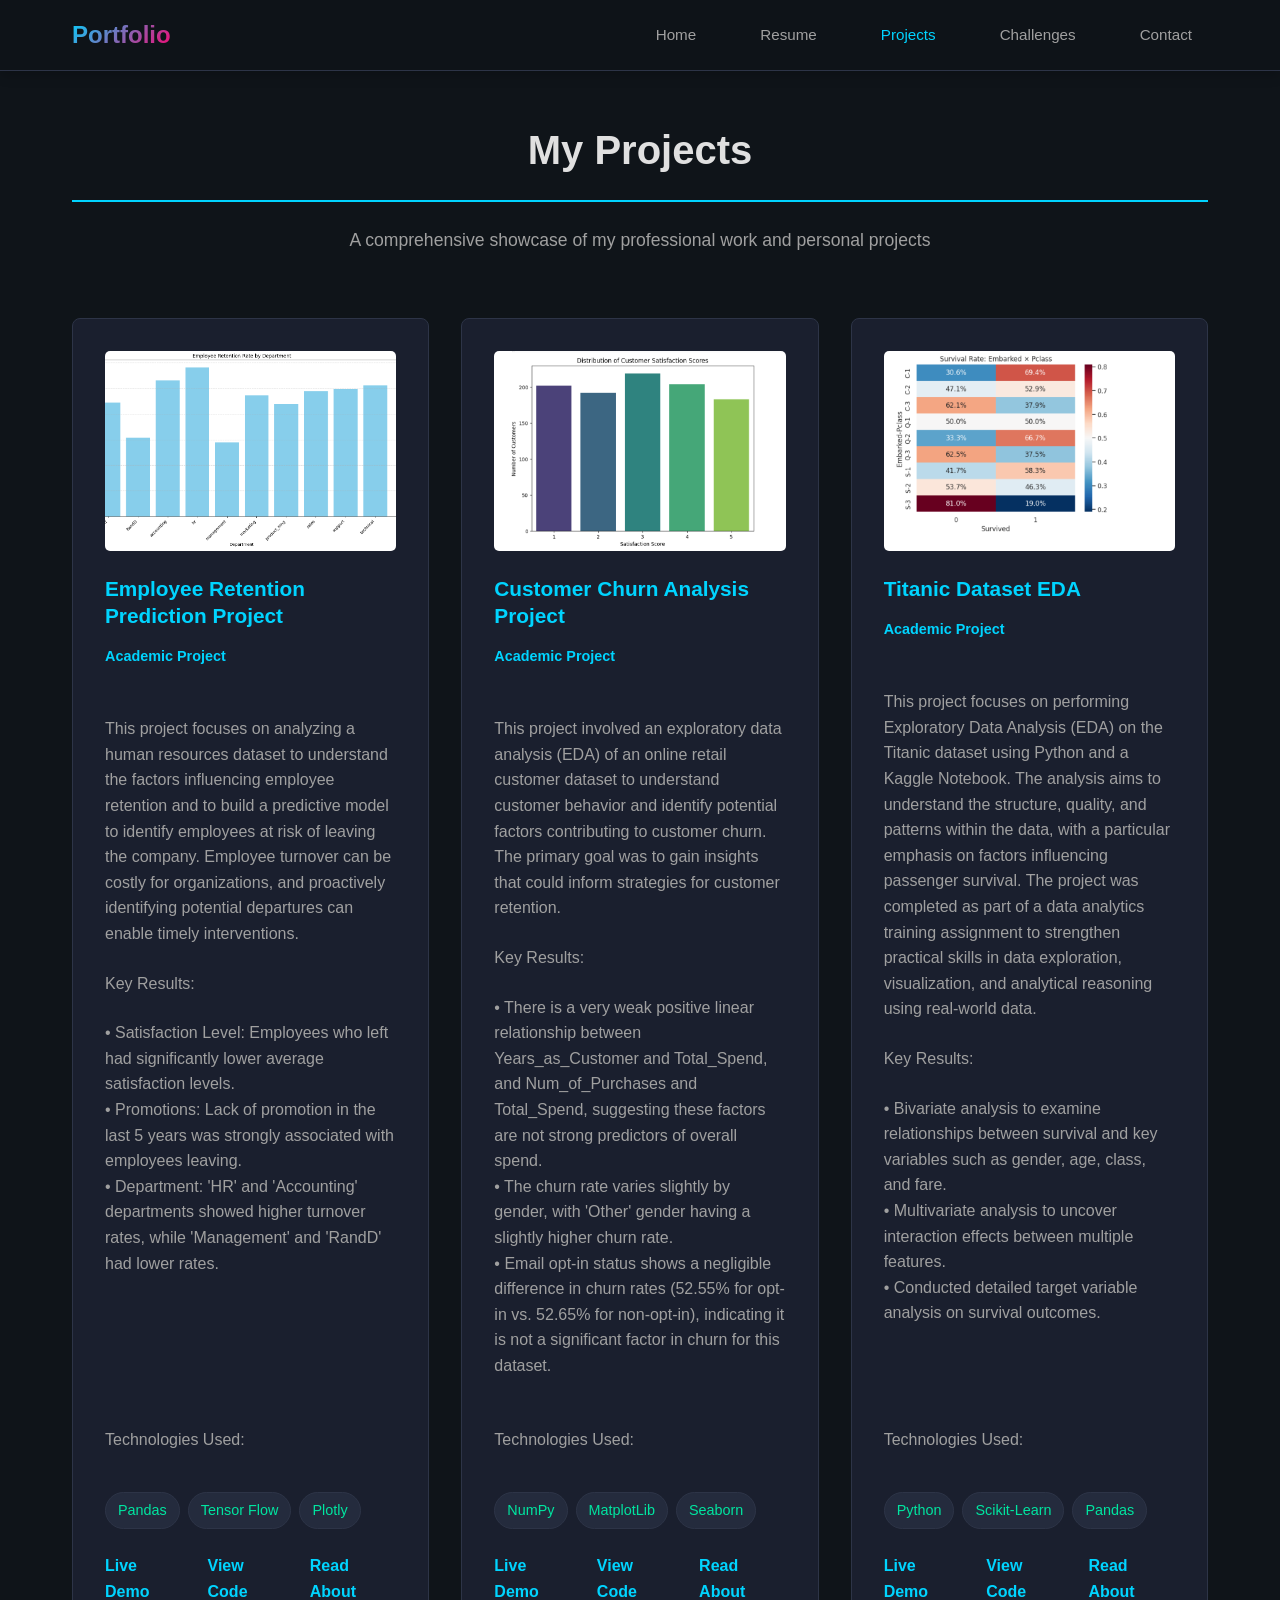
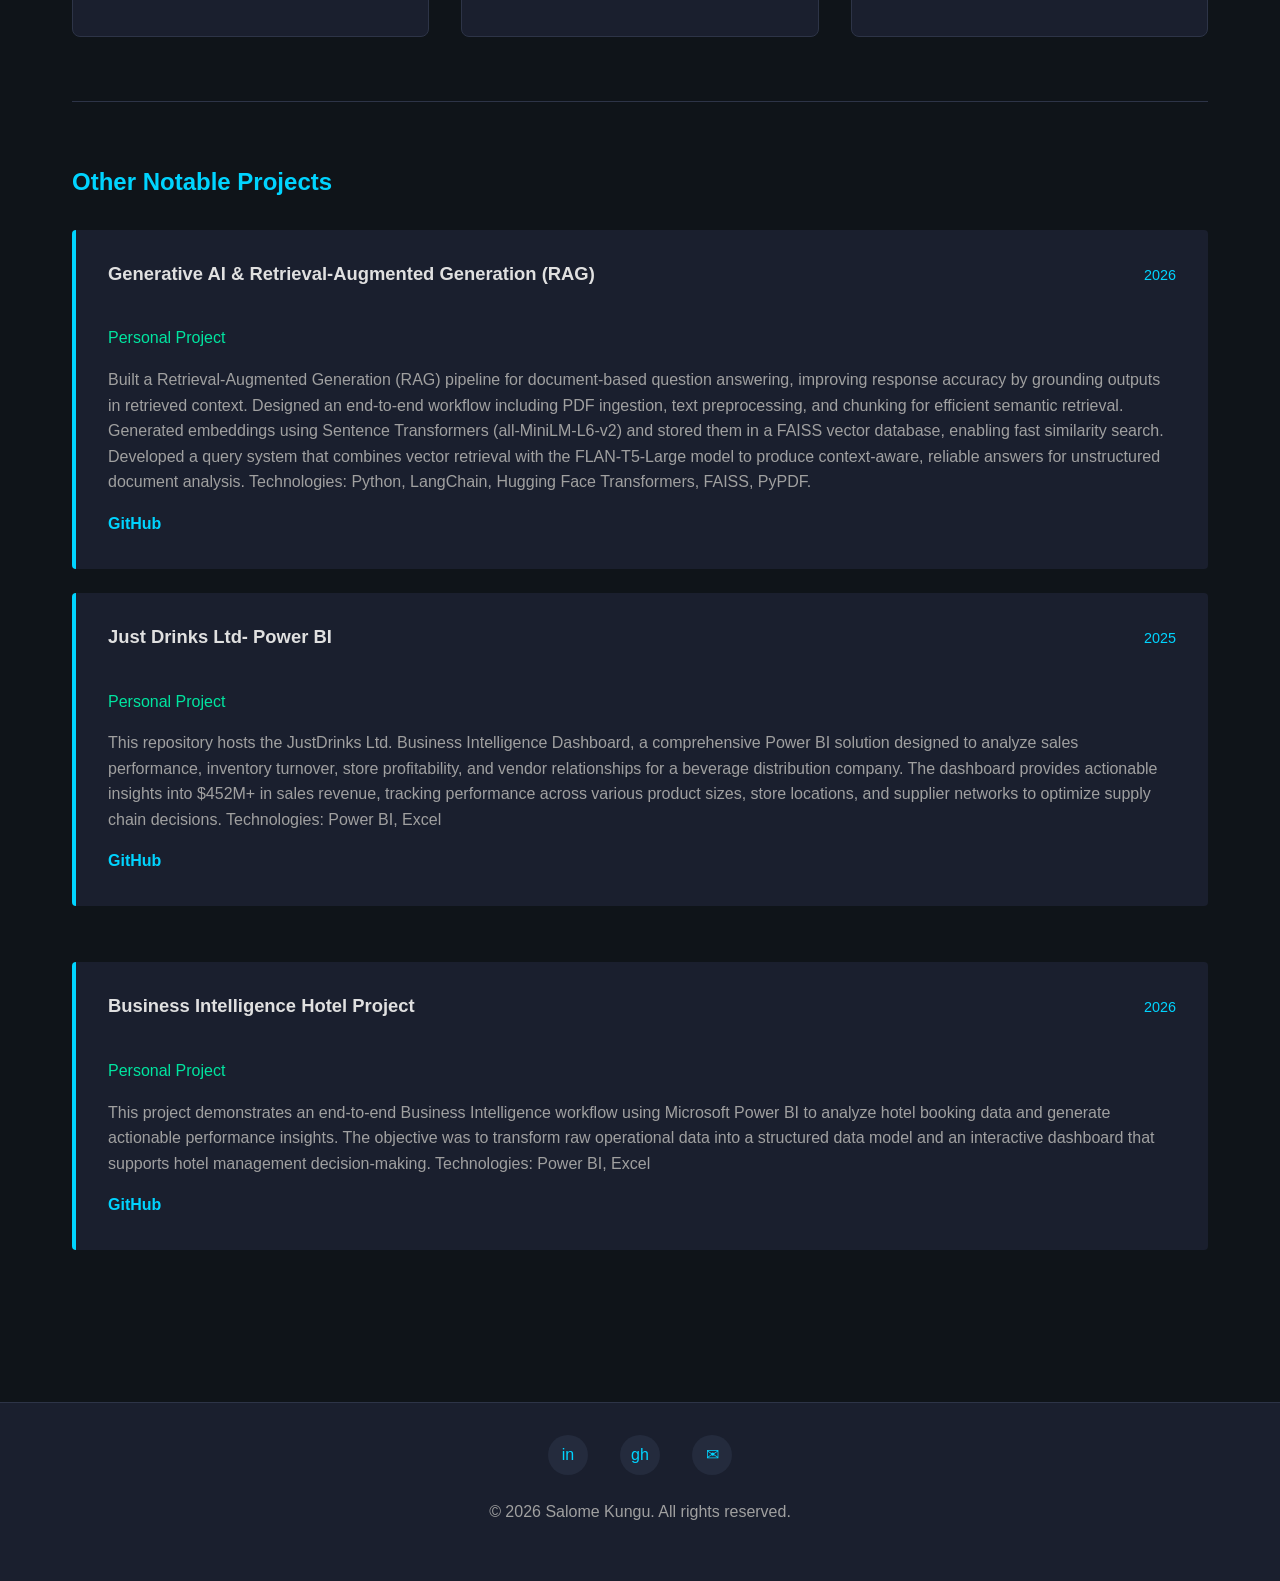
<file: projects.html>
<!DOCTYPE html>
<html lang="en">
<head>
  <meta charset="UTF-8">
  <meta name="viewport" content="width=device-width, initial-scale=1.0">
  <meta name="description" content="[YOUR_NAME] - Portfolio Projects and Work Samples">
  <title>Salome Kungu - Projects</title>
  <link rel="stylesheet" href="css/style.css">
</head>
<body>
  <!-- Navigation -->
  <nav>
    <div class="nav-container">
      <div class="logo">Portfolio</div>
      <ul class="nav-links">
        <li><a href="index.html">Home</a></li>
        <li><a href="resume.html">Resume</a></li>
        <li><a href="projects.html">Projects</a></li>
        <li><a href="challenges.html">Challenges</a></li>
        <li><a href="contact.html">Contact</a></li>
      </ul>
      <div class="hamburger">
        <span></span>
        <span></span>
        <span></span>
      </div>
    </div>
  </nav>

  <!-- Projects Section -->
  <section id="projects">
    <div class="container">
      <div class="section-header">
        <h2>My Projects</h2>
        <p>A comprehensive showcase of my professional work and personal projects</p>
      </div>

      <div class="grid grid-3">
        <!-- Project 1 -->
        <div class="card project-card">
          <img src="assets/images/employee retention 2.png" alt="[PROJECT_1_TITLE]" class="card-image" onerror="this.style.display='none'">
          <div class="card-header">
            <h3 class="card-title">Employee Retention Prediction Project</h3>
            <p class="card-subtitle">Academic Project</p>
          </div>
          <div class="card-body">
            <p>This project focuses on analyzing a human resources dataset to understand the factors influencing employee retention and to build a predictive model to identify employees at risk of leaving the company. Employee turnover can be costly for organizations, and proactively identifying potential departures can enable timely interventions.</p>
            <p style="margin-top: var(--spacing-md); font-weight: 500;">Key Results:</p>
            <p>
              • Satisfaction Level: Employees who left had significantly lower average satisfaction levels.<br>
              • Promotions: Lack of promotion in the last 5 years was strongly associated with employees leaving.<br>
              • Department: 'HR' and 'Accounting' departments showed higher turnover rates, while 'Management' and 'RandD' had lower rates.
            </p>
          </div>
          <p style="font-weight: 500; margin-bottom: var(--spacing-sm);">Technologies Used:</p>
          <div class="project-technologies">
            <span class="skill-badge">Pandas</span>
            <span class="skill-badge">Tensor Flow</span>
            <span class="skill-badge">Plotly</span>
          </div>
          <div class="project-links">
            <a href="https://github.com/KijoSal-dev/Employee_Retention_Prediction_Project">Live Demo</a>
            <a href="https://colab.research.google.com/drive/1jZ6bQlfJoR0rSjNIHT2yYEC9Qb7ZfD4E?usp=sharing">View Code</a>
            <a href="https://github.com/KijoSal-dev/Employee_Retention_Prediction_Project/blob/main/README.md">Read About</a>
          </div>
        </div>

        <!-- Project 2 -->
        <div class="card project-card">
          <img src="assets/images/Screenshot 2026-02-21 144334.png" alt="[PROJECT_2_TITLE]" class="card-image" onerror="this.style.display='none'">
          <div class="card-header">
            <h3 class="card-title">Customer Churn Analysis Project</h3>
            <p class="card-subtitle">Academic Project</p>
          </div>
          <div class="card-body">
            <p>This project involved an exploratory data analysis (EDA) of an online retail customer dataset to understand customer behavior and identify potential factors contributing to customer churn. The primary goal was to gain insights that could inform strategies for customer retention.</p>
            <p style="margin-top: var(--spacing-md); font-weight: 500;">Key Results:</p>
            <p>
              • There is a very weak positive linear relationship between Years_as_Customer and Total_Spend, and Num_of_Purchases and Total_Spend, suggesting these factors are not strong predictors of overall spend.<br>
              • The churn rate varies slightly by gender, with 'Other' gender having a slightly higher churn rate.<br>
              • Email opt-in status shows a negligible difference in churn rates (52.55% for opt-in vs. 52.65% for non-opt-in), indicating it is not a significant factor in churn for this dataset.
            </p>
          </div>
          <p style="font-weight: 500; margin-bottom: var(--spacing-sm);">Technologies Used:</p>
          <div class="project-technologies">
            <span class="skill-badge">NumPy</span>
            <span class="skill-badge">MatplotLib</span>
            <span class="skill-badge">Seaborn</span>
          </div>
          <div class="project-links">
            <a href="https://github.com/KijoSal-dev/Customer_Churn_Analysis_Project">Live Demo</a>
            <a href="https://colab.research.google.com/drive/1OInulUBoL-2RLB0ib5DFAgCXO7GX_lqU?usp=sharing">View Code</a>
            <a href="https://github.com/KijoSal-dev/Customer_Churn_Analysis_Project/blob/main/README.md">Read About</a>
          </div>
        </div>

        <!-- Project 3 -->
        <div class="card project-card">
          <img src="assets/images/Screenshot 2026-02-21 160725.png" alt="[PROJECT_3_TITLE]" class="card-image" onerror="this.style.display='none'">
          <div class="card-header">
            <h3 class="card-title">Titanic Dataset EDA</h3>
            <p class="card-subtitle">Academic Project</p>
          </div>
          <div class="card-body">
            <p>This project focuses on performing Exploratory Data Analysis (EDA) on the Titanic dataset using Python and a Kaggle Notebook. The analysis aims to understand the structure, quality, and patterns within the data, with a particular emphasis on factors influencing passenger survival.
            The project was completed as part of a data analytics training assignment to strengthen practical skills in data exploration, visualization, and analytical reasoning using real-world data.</p>
            <p style="margin-top: var(--spacing-md); font-weight: 500;">Key Results:</p>
            <p>
              • Bivariate analysis to examine relationships between survival and key variables such as gender, age, class, and fare.<br>
              • Multivariate analysis to uncover interaction effects between multiple features.<br>
              • Conducted detailed target variable analysis on survival outcomes.
            </p>
          </div>
          <p style="font-weight: 500; margin-bottom: var(--spacing-sm);">Technologies Used:</p>
          <div class="project-technologies">
            <span class="skill-badge">Python</span>
            <span class="skill-badge">Scikit-Learn</span>
            <span class="skill-badge">Pandas</span>
          </div>
          <div class="project-links">
            <a href="https://github.com/KijoSal-dev/Titanic_Dataset_Exploratory_Data_Analysis">Live Demo</a>
            <a href="https://www.kaggle.com/code/salomekungu/salome-kungu-cs-da03-26054-titanic-eda-report">View Code</a>
            <a href="https://github.com/KijoSal-dev/Titanic_Dataset_Exploratory_Data_Analysis/blob/main/README.md">Read About</a>
          </div>
        </div>
      </div>

      <!-- Additional Projects -->
      <div style="margin-top: var(--spacing-2xl); padding-top: var(--spacing-2xl); border-top: 1px solid var(--border-color);">
        <h3 style="margin-bottom: var(--spacing-lg);">Other Notable Projects</h3>

        <div style="display: grid; gap: var(--spacing-lg);"></div>
         <div class="resume-entry">
          <div class="resume-entry-header">
           <h4 class="resume-entry-title">Generative AI & Retrieval-Augmented Generation (RAG)</h4>
            <span class="resume-entry-date">2026</span>
          </div>
          <div class="resume-entry-subtitle">Personal Project</div>
          <p class="resume-entry-description">
           Built a Retrieval-Augmented Generation (RAG) pipeline for document-based question answering, improving response accuracy by grounding outputs in retrieved context. Designed an end-to-end workflow including PDF ingestion, text preprocessing, and chunking for efficient semantic retrieval.
           Generated embeddings using Sentence Transformers (all-MiniLM-L6-v2) and stored them in a FAISS vector database, enabling fast similarity search. Developed a query system that combines vector retrieval with the FLAN-T5-Large model to produce context-aware, reliable answers for unstructured document analysis. Technologies: Python, LangChain, Hugging Face Transformers, FAISS, PyPDF.
          </p>
          <div class="project-links" style="margin-top: var(--spacing-sm);">
            <a href="https://github.com/KijoSal-dev/Retrieval-Augmented-Generation-RAG-System-for-Question-Answering">GitHub</a>
          </div>
        </div>

        <div style="display: grid; gap: var(--spacing-lg);">
          <div class="resume-entry">
            <div class="resume-entry-header">
              <h4 class="resume-entry-title">Just Drinks Ltd- Power BI</h4>
              <span class="resume-entry-date">2025</span>
            </div>
            <div class="resume-entry-subtitle">Personal Project</div>
            <p class="resume-entry-description">
              This repository hosts the JustDrinks Ltd. Business Intelligence Dashboard, a comprehensive Power BI solution designed to analyze sales performance, inventory turnover, store profitability, and vendor relationships for a beverage distribution company.
              The dashboard provides actionable insights into $452M+ in sales revenue, tracking performance across various product sizes, store locations, and supplier networks to optimize supply chain decisions. Technologies: Power BI, Excel
            </p>
            <div class="project-links" style="margin-top: var(--spacing-sm);">
              <a href="https://github.com/KijoSal-dev/Capstone_JustDrinksLtd_Power_BI">GitHub</a>
            </div>
          </div>

          <div class="resume-entry">
            <div class="resume-entry-header">
              <h4 class="resume-entry-title">Business Intelligence Hotel Project</h4>
              <span class="resume-entry-date">2026</span>
            </div>
            <div class="resume-entry-subtitle">Personal Project</div>
            <p class="resume-entry-description">
              This project demonstrates an end-to-end Business Intelligence workflow using Microsoft Power BI to analyze hotel booking data and generate actionable performance insights. The objective was to transform raw operational data into a structured data model and an interactive dashboard that supports hotel management decision-making. Technologies: Power BI, Excel
            </p>
            <div class="project-links" style="margin-top: var(--spacing-sm);">
              <a href="https://github.com/KijoSal-dev/Business-Intelligence-Power-BI-Hotel-Project">GitHub</a>
            </div>
          </div>
        </div>
      </div>
    </div>
  </section>

  <!-- Footer -->
  <footer>
    <div class="footer-content">
      <div class="social-links">
        <a href="https://www.linkedin.com/in/salome-k-51269993/" class="social-link" title="LinkedIn" target="_blank">in</a>
        <a href="https://github.com/KijoSal-dev" class="social-link" title="GitHub" target="_blank">gh</a>
        <a href="mailto:[sallykijo@gmail.com]" class="social-link" title="Email">✉</a>
      </div>
      <p>&copy; 2026 Salome Kungu. All rights reserved.</p>
    </div>
  </footer>

  <!-- Scroll to Top Button -->
  <button id="scrollToTopBtn" class="scroll-to-top">↑</button>

  <!-- Scripts -->
  <script src="js/script.js"></script>
</body>
</html>
</file>
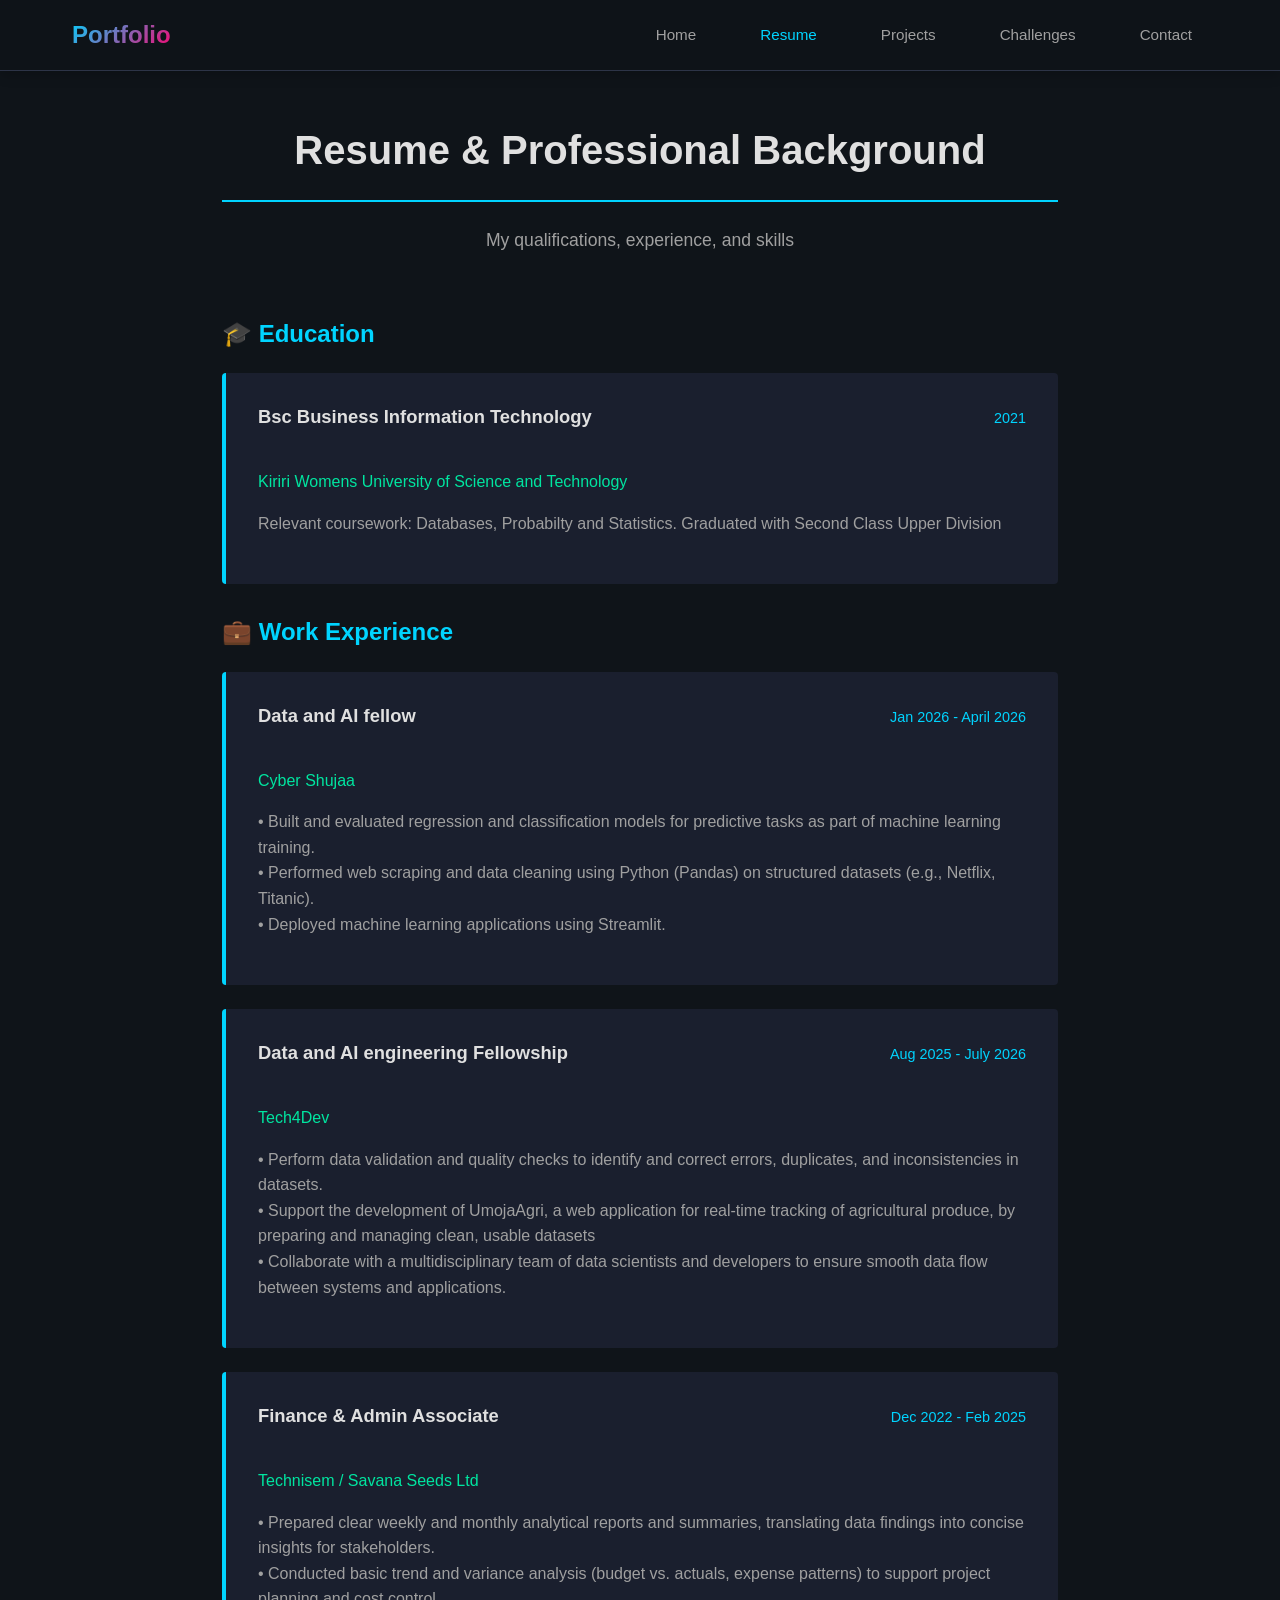
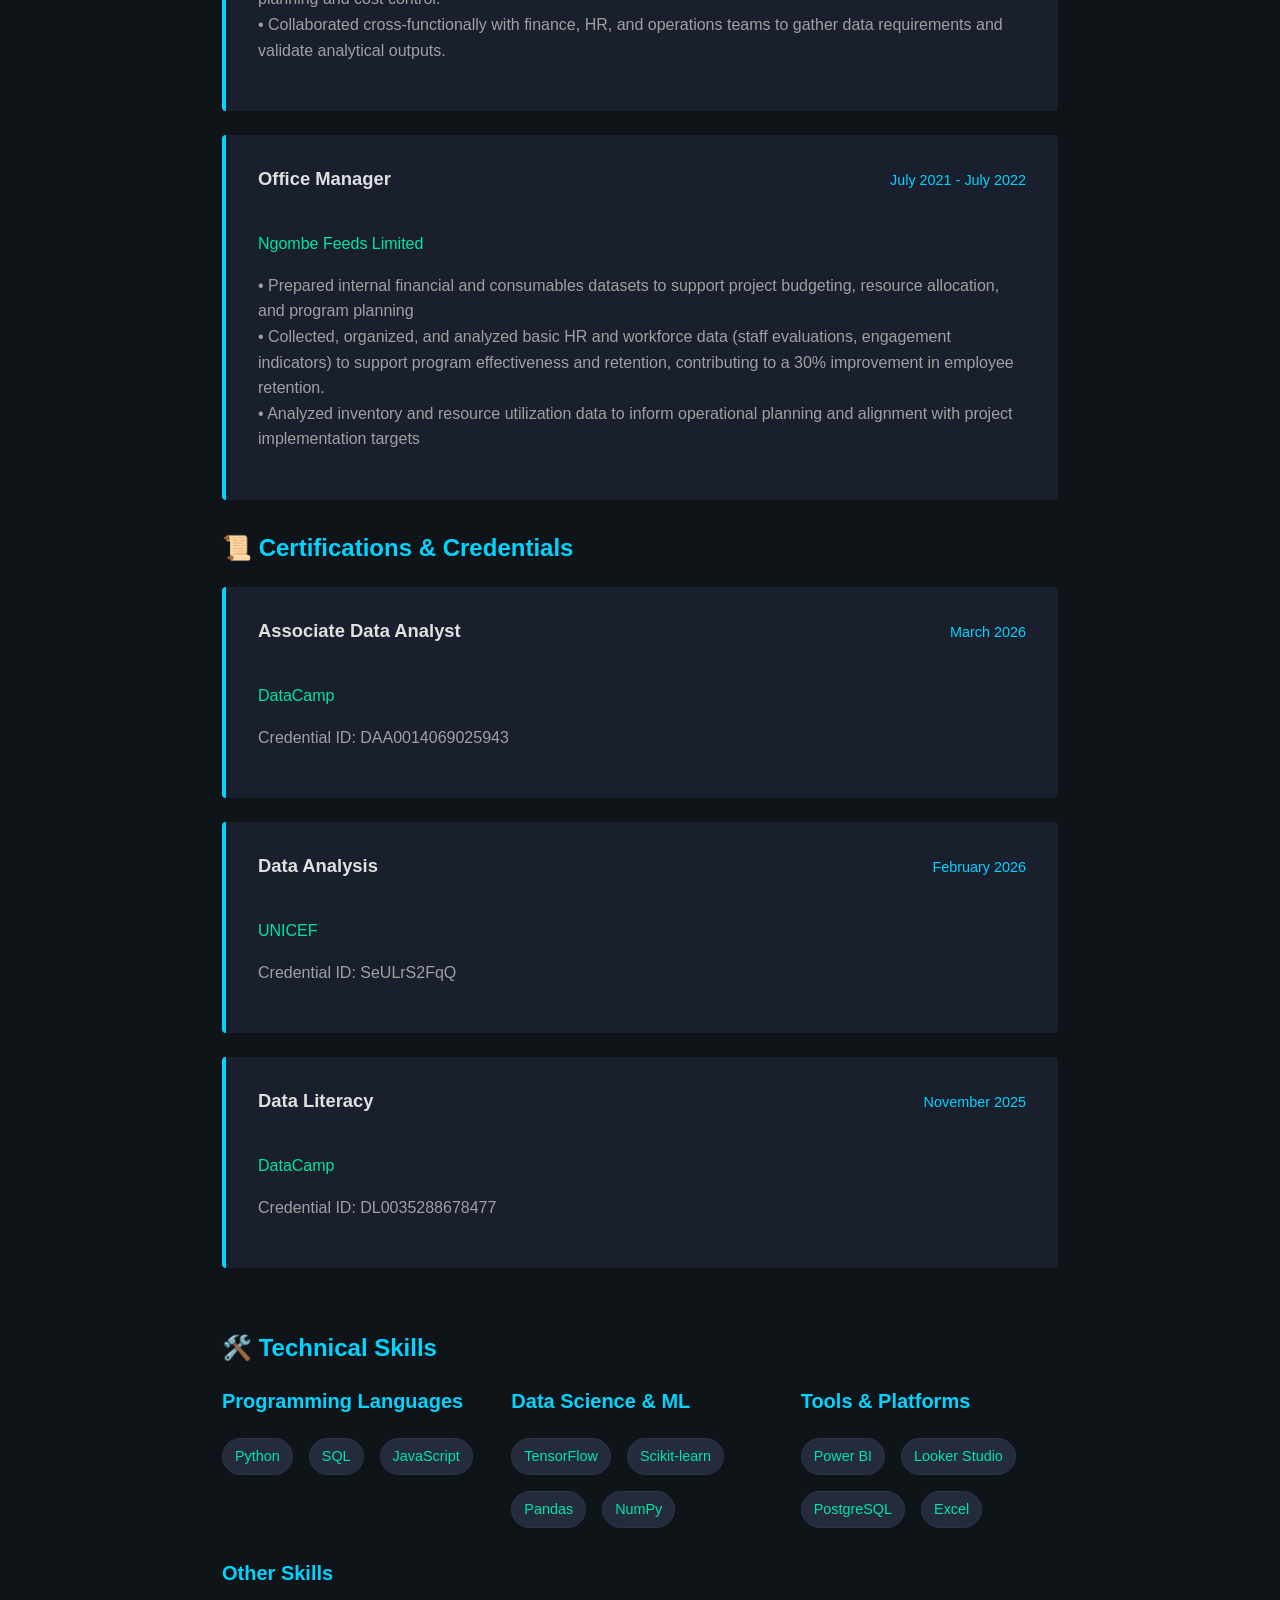
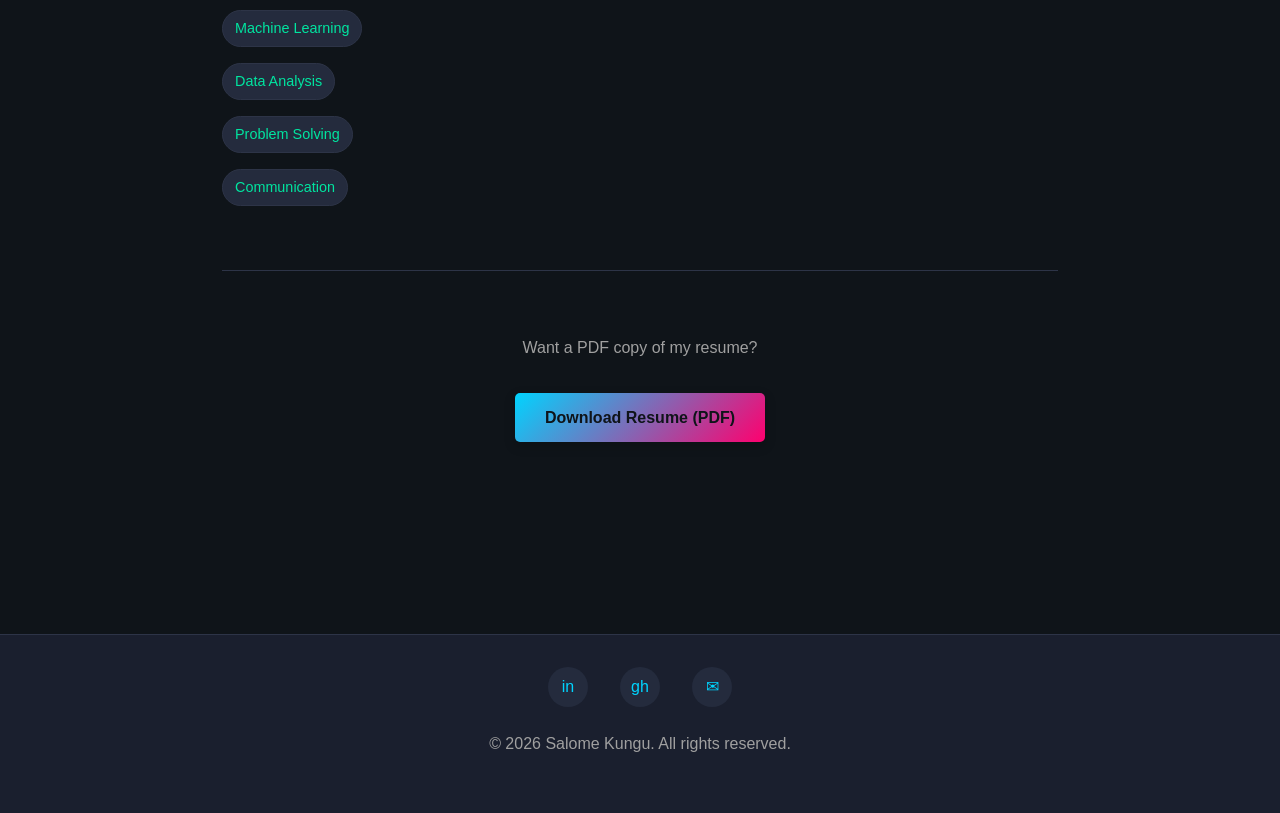
<file: resume.html>
<!DOCTYPE html>
<html lang="en">
<head>
  <meta charset="UTF-8">
  <meta name="viewport" content="width=device-width, initial-scale=1.0">
  <meta name="description" content="Salome Kungu - Resume and Professional Background">
  <title>Salome Kungu - Resume</title>
  <link rel="stylesheet" href="css/style.css">
</head>
<body>
  <!-- Navigation -->
  <nav>
    <div class="nav-container">
      <div class="logo">Portfolio</div>
      <ul class="nav-links">
        <li><a href="index.html">Home</a></li>
        <li><a href="resume.html">Resume</a></li>
        <li><a href="projects.html">Projects</a></li>
        <li><a href="challenges.html">Challenges</a></li>
        <li><a href="contact.html">Contact</a></li>
      </ul>
      <div class="hamburger">
        <span></span>
        <span></span>
        <span></span>
      </div>
    </div>
  </nav>

  <!-- Resume Section -->
  <section id="resume">
    <div class="container resume-container">
      <div class="section-header">
        <h2>Resume & Professional Background</h2>
        <p>My qualifications, experience, and skills</p>
      </div>

      <!-- Education -->
      <div class="resume-section">
        <h3>🎓 Education</h3>

        <div class="resume-entry">
          <div class="resume-entry-header">
            <h4 class="resume-entry-title">Bsc Business Information Technology</h4>
            <span class="resume-entry-date">2021</span>
          </div>
          <div class="resume-entry-subtitle">Kiriri Womens University of Science and Technology</div>
          <p class="resume-entry-description">
            Relevant coursework: Databases, Probabilty and Statistics. Graduated with Second Class Upper Division 
          </p>
        </div>
      

      <!-- Work Experience -->
      <div class="resume-section">
        <h3>💼 Work Experience</h3>

        <div class="resume-entry">
          <div class="resume-entry-header">
            <h4 class="resume-entry-title">Data and AI fellow</h4>
            <span class="resume-entry-date">Jan 2026 - April 2026</span>
          </div>
          <div class="resume-entry-subtitle">Cyber Shujaa</div>
          <p class="resume-entry-description">
            •  Built and evaluated regression and classification models for predictive tasks as part of machine learning training.  
            <br>
            •  Performed web scraping and data cleaning using Python (Pandas) on structured datasets (e.g., Netflix, Titanic).  
            <br>
            • Deployed machine learning applications using Streamlit. 
          </p>
        </div>

        <div class="resume-entry">
          <div class="resume-entry-header">
            <h4 class="resume-entry-title">Data and AI engineering Fellowship</h4>
            <span class="resume-entry-date">Aug 2025 - July 2026</span>
          </div>
          <div class="resume-entry-subtitle">Tech4Dev</div>
          <p class="resume-entry-description">
            •   Perform data validation and quality checks to identify and correct errors, duplicates, and inconsistencies in datasets.
            <br>
            •  Support the development of UmojaAgri, a web application for real-time tracking of agricultural produce, by preparing and managing clean, usable datasets
            <br>
            • Collaborate with a multidisciplinary team of data scientists and developers to ensure smooth data flow between systems and applications.  
          </p>
        </div>


        <div class="resume-entry">
          <div class="resume-entry-header">
            <h4 class="resume-entry-title">Finance & Admin Associate</h4>
            <span class="resume-entry-date">Dec 2022 - Feb 2025</span>
          </div>
          <div class="resume-entry-subtitle">Technisem / Savana Seeds Ltd</div>
          <p class="resume-entry-description">
            •  Prepared clear weekly and monthly analytical reports and summaries, translating data findings into concise insights for stakeholders.
            <br>
            •  Conducted basic trend and variance analysis (budget vs. actuals, expense patterns) to support project planning and cost control.
            <br>
            • Collaborated cross-functionally with finance, HR, and operations teams to gather data requirements and validate analytical outputs.
          </p>
        </div>

        <div class="resume-entry">
          <div class="resume-entry-header">
            <h4 class="resume-entry-title">Office Manager</h4>
            <span class="resume-entry-date">July 2021 - July 2022</span>
          </div>
          <div class="resume-entry-subtitle">Ngombe Feeds Limited</div>
          <p class="resume-entry-description">
            • Prepared internal financial and consumables datasets to support project budgeting, resource allocation, and program planning<br>
            • Collected, organized, and analyzed basic HR and workforce data (staff evaluations, engagement indicators) to support program effectiveness and retention, contributing to a 30% improvement in employee retention.<br>
            • Analyzed inventory and resource utilization data to inform operational planning and alignment with project implementation targets
          </p>
        </div>


      <!-- Certifications -->
      <div class="resume-section">
        <h3>📜 Certifications & Credentials</h3>

        <div class="resume-entry">
          <div class="resume-entry-header">
            <h4 class="resume-entry-title">Associate Data Analyst</h4>
            <span class="resume-entry-date">March 2026</span>
          </div>
          <div class="resume-entry-subtitle">DataCamp</div>
          <p class="resume-entry-description">
            Credential ID: DAA0014069025943
          </p>
        </div>

        <div class="resume-entry">
          <div class="resume-entry-header">
            <h4 class="resume-entry-title">Data Analysis</h4>
            <span class="resume-entry-date">February 2026</span>
          </div>
          <div class="resume-entry-subtitle">UNICEF</div>
          <p class="resume-entry-description">
            Credential ID: SeULrS2FqQ
          </p>
        </div>

        <div class="resume-entry">
          <div class="resume-entry-header">
            <h4 class="resume-entry-title">Data Literacy</h4>
            <span class="resume-entry-date">November 2025</span>
          </div>
          <div class="resume-entry-subtitle">DataCamp</div>
          <p class="resume-entry-description">
            Credential ID: DL0035288678477
          </p>
        </div>
      </div>

      <!-- Skills -->
      <div class="resume-section">
        <h3>🛠️ Technical Skills</h3>

        <div class="skills-grid">
          <div class="skill-category">
            <h4>Programming Languages</h4>
            <div class="skill-list">
              <span class="skill-badge">Python</span>
              <span class="skill-badge">SQL</span>
              <span class="skill-badge">JavaScript</span>
            </div>
          </div>

          <div class="skill-category">
            <h4>Data Science & ML</h4>
            <div class="skill-list">
              <span class="skill-badge">TensorFlow</span>
              <span class="skill-badge">Scikit-learn</span>
              <span class="skill-badge">Pandas</span>
              <span class="skill-badge">NumPy</span>
            </div>
          </div>

          <div class="skill-category">
            <h4>Tools & Platforms</h4>
            <div class="skill-list">
              <span class="skill-badge">Power BI</span>
              <span class="skill-badge">Looker Studio</span>
              <span class="skill-badge">PostgreSQL</span>
              <span class="skill-badge">Excel</span>
            </div>
          </div>

          <div class="skill-category">
            <h4>Other Skills</h4>
            <div class="skill-list">
              <span class="skill-badge">Machine Learning</span>
              <span class="skill-badge">Data Analysis</span>
              <span class="skill-badge">Problem Solving</span>
              <span class="skill-badge">Communication</span>
            </div>
          </div>
        </div>
      </div>

      <!-- Download Resume Button -->
      <div style="text-align: center; margin-top: var(--spacing-2xl); padding-top: var(--spacing-2xl); border-top: 1px solid var(--border-color);">
        <p style="margin-bottom: var(--spacing-lg); color: var(--text-secondary);">Want a PDF copy of my resume?</p>
        <a href="/assets/SALOME N KUNGU.cv.pdf" class="btn btn-primary">Download Resume (PDF)</a>
      </div>
    </div>
  </section>

  <!-- Footer -->
  <footer>
    <div class="footer-content">
      <div class="social-links">
        <a href="https://www.linkedin.com/in/salome-k-51269993/" class="social-link" title="LinkedIn" target="_blank">in</a>
        <a href="https://github.com/KijoSal-dev" class="social-link" title="GitHub" target="_blank">gh</a>
        <a href="mailto:[sallykijo@gmail.com]" class="social-link" title="Email">✉</a>
      </div>
      <p>&copy; 2026 Salome Kungu. All rights reserved.</p>
    </div>
  </footer>

  <!-- Scroll to Top Button -->
  <button id="scrollToTopBtn" class="scroll-to-top">↑</button>

  <!-- Scripts -->
  <script src="js/script.js"></script>
</body>
</html>
</file>
<file: css/style.css>
/* ============================================
   PROFESSIONAL PORTFOLIO - DARK MODE THEME
   ============================================ */

/* CSS Variables for Easy Customization */
:root {
  --bg-primary: #0f1419;
  --bg-secondary: #1a1f2e;
  --bg-tertiary: #242b3d;
  --text-primary: #e0e0e0;
  --text-secondary: #a0a0a0;
  --accent-primary: #00d4ff;
  --accent-secondary: #ff006e;
  --accent-tertiary: #00e5a0;
  --border-color: #2d3447;
  --shadow: 0 10px 30px rgba(0, 0, 0, 0.3);
  --shadow-sm: 0 4px 12px rgba(0, 0, 0, 0.2);
  --transition: all 0.3s ease;

  /* Typography */
  --font-primary: 'Segoe UI', Tahoma, Geneva, Verdana, sans-serif;
  --font-code: 'Courier New', Courier, monospace;

  /* Spacing */
  --spacing-xs: 0.5rem;
  --spacing-sm: 1rem;
  --spacing-md: 1.5rem;
  --spacing-lg: 2rem;
  --spacing-xl: 3rem;
  --spacing-2xl: 4rem;
}

/* ============================================
   RESET & BASE STYLES
   ============================================ */

* {
  margin: 0;
  padding: 0;
  box-sizing: border-box;
}

html {
  scroll-behavior: smooth;
}

body {
  font-family: var(--font-primary);
  background-color: var(--bg-primary);
  color: var(--text-primary);
  line-height: 1.6;
  overflow-x: hidden;
}

/* ============================================
   TYPOGRAPHY
   ============================================ */

h1, h2, h3, h4, h5, h6 {
  font-weight: 700;
  margin-bottom: var(--spacing-md);
  color: var(--text-primary);
  line-height: 1.3;
}

h1 {
  font-size: clamp(2rem, 5vw, 3.5rem);
  text-shadow: 0 4px 20px rgba(0, 212, 255, 0.2);
}

h2 {
  font-size: clamp(1.75rem, 4vw, 2.5rem);
  border-bottom: 2px solid var(--accent-primary);
  padding-bottom: var(--spacing-md);
  margin-bottom: var(--spacing-lg);
}

h3 {
  font-size: 1.5rem;
  color: var(--accent-primary);
}

h4 {
  font-size: 1.25rem;
  color: var(--text-primary);
}

p {
  margin-bottom: var(--spacing-md);
  color: var(--text-secondary);
  font-size: 1rem;
}

a {
  color: var(--accent-primary);
  text-decoration: none;
  transition: var(--transition);
  font-weight: 500;
}

a:hover {
  color: var(--accent-secondary);
  transform: translateY(-2px);
}

code {
  background-color: var(--bg-tertiary);
  padding: 2px 6px;
  border-radius: 4px;
  font-family: var(--font-code);
  font-size: 0.9em;
  color: var(--accent-tertiary);
}

/* ============================================
   NAVIGATION
   ============================================ */

nav {
  position: fixed;
  top: 0;
  left: 0;
  width: 100%;
  background-color: rgba(15, 20, 25, 0.95);
  backdrop-filter: blur(10px);
  box-shadow: var(--shadow-sm);
  z-index: 1000;
  border-bottom: 1px solid var(--border-color);
}

.nav-container {
  max-width: 1200px;
  margin: 0 auto;
  padding: var(--spacing-sm) var(--spacing-lg);
  display: flex;
  justify-content: space-between;
  align-items: center;
}

.logo {
  font-size: 1.5rem;
  font-weight: 700;
  background: linear-gradient(135deg, var(--accent-primary), var(--accent-secondary));
  -webkit-background-clip: text;
  -webkit-text-fill-color: transparent;
  background-clip: text;
}

.nav-links {
  display: flex;
  gap: var(--spacing-lg);
  list-style: none;
  align-items: center;
}

.nav-links a {
  color: var(--text-secondary);
  font-size: 0.95rem;
  padding: var(--spacing-xs) var(--spacing-sm);
  transition: var(--transition);
  position: relative;
}

.nav-links a:hover {
  color: var(--accent-primary);
}

.nav-links a::after {
  content: '';
  position: absolute;
  bottom: -4px;
  left: 0;
  width: 0;
  height: 2px;
  background-color: var(--accent-primary);
  transition: var(--transition);
}

.nav-links a:hover::after {
  width: 100%;
}

.hamburger {
  display: none;
  flex-direction: column;
  cursor: pointer;
  gap: 6px;
}

.hamburger span {
  width: 25px;
  height: 3px;
  background-color: var(--accent-primary);
  border-radius: 3px;
  transition: var(--transition);
}

.hamburger.active span:nth-child(1) {
  transform: rotate(45deg) translate(10px, 10px);
}

.hamburger.active span:nth-child(2) {
  opacity: 0;
}

.hamburger.active span:nth-child(3) {
  transform: rotate(-45deg) translate(7px, -7px);
}

/* ============================================
   CONTAINERS & LAYOUT
   ============================================ */

.container {
  max-width: 1200px;
  margin: 0 auto;
  padding: 0 var(--spacing-lg);
}

section {
  padding: var(--spacing-2xl) var(--spacing-lg);
  margin-top: 60px;
}

.section-header {
  text-align: center;
  margin-bottom: var(--spacing-2xl);
}

.section-header h2 {
  margin-bottom: var(--spacing-md);
}

.section-header p {
  font-size: 1.1rem;
  color: var(--text-secondary);
  max-width: 600px;
  margin: 0 auto;
}

/* ============================================
   HERO SECTION
   ============================================ */

.hero {
  min-height: calc(100vh - 60px);
  display: flex;
  align-items: center;
  justify-content: center;
  text-align: center;
  padding-top: 60px;
  position: relative;
  overflow: hidden;
}

.hero::before {
  content: '';
  position: absolute;
  top: -50%;
  right: -50%;
  width: 100%;
  height: 100%;
  background: radial-gradient(circle, rgba(0, 212, 255, 0.1) 0%, transparent 70%);
  animation: float 20s ease-in-out infinite;
  z-index: 0;
}

.hero-content {
  position: relative;
  z-index: 1;
  max-width: 800px;
  animation: slideInUp 1s ease;
}

.profile-image {
  width: 150px;
  height: 150px;
  border-radius: 50%;
  border: 3px solid var(--accent-primary);
  margin: 0 auto var(--spacing-lg);
  object-fit: cover;
  box-shadow: 0 0 30px rgba(0, 212, 255, 0.3);
  animation: float 3s ease-in-out infinite;
}

.hero h1 {
  margin: var(--spacing-lg) 0;
}

.tagline {
  font-size: 1.3rem;
  color: var(--accent-primary);
  margin-bottom: var(--spacing-lg);
  font-weight: 300;
}

.cta-buttons {
  display: flex;
  gap: var(--spacing-md);
  justify-content: center;
  flex-wrap: wrap;
  margin-top: var(--spacing-xl);
}

.btn {
  padding: 12px 30px;
  border-radius: 5px;
  font-size: 1rem;
  font-weight: 600;
  cursor: pointer;
  transition: var(--transition);
  border: none;
  text-decoration: none;
  display: inline-block;
}

.btn-primary {
  background: linear-gradient(135deg, var(--accent-primary), var(--accent-secondary));
  color: var(--bg-primary);
  box-shadow: var(--shadow-sm);
}

.btn-primary:hover {
  transform: translateY(-3px);
  box-shadow: 0 15px 25px rgba(0, 212, 255, 0.3);
}

.btn-secondary {
  background-color: transparent;
  color: var(--accent-primary);
  border: 2px solid var(--accent-primary);
}

.btn-secondary:hover {
  background-color: var(--accent-primary);
  color: var(--bg-primary);
}

/* ============================================
   CARDS & GRIDS
   ============================================ */

.grid {
  display: grid;
  gap: var(--spacing-lg);
  margin-top: var(--spacing-lg);
}

.grid-2 {
  grid-template-columns: repeat(auto-fit, minmax(300px, 1fr));
}

.grid-3 {
  grid-template-columns: repeat(auto-fit, minmax(300px, 1fr));
}

.card {
  background-color: var(--bg-secondary);
  border: 1px solid var(--border-color);
  border-radius: 8px;
  padding: var(--spacing-lg);
  transition: var(--transition);
  display: flex;
  flex-direction: column;
}

.card:hover {
  border-color: var(--accent-primary);
  box-shadow: var(--shadow);
  transform: translateY(-5px);
}

.card-header {
  margin-bottom: var(--spacing-md);
}

.card-title {
  font-size: 1.3rem;
  margin-bottom: var(--spacing-sm);
}

.card-subtitle {
  color: var(--accent-primary);
  font-size: 0.9rem;
  font-weight: 600;
}

.card-image {
  width: 100%;
  height: 200px;
  object-fit: cover;
  border-radius: 5px;
  margin-bottom: var(--spacing-md);
}

.card-body {
  flex-grow: 1;
  margin-bottom: var(--spacing-md);
}

.card-footer {
  display: flex;
  gap: var(--spacing-sm);
  flex-wrap: wrap;
}

.tag {
  background-color: var(--bg-tertiary);
  color: var(--accent-tertiary);
  padding: 4px 12px;
  border-radius: 20px;
  font-size: 0.85rem;
  font-weight: 500;
  border: 1px solid var(--border-color);
}

.tag.difficulty-easy {
  color: var(--accent-tertiary);
  border-color: var(--accent-tertiary);
}

.tag.difficulty-medium {
  color: #ffa500;
  border-color: #ffa500;
}

.tag.difficulty-hard {
  color: var(--accent-secondary);
  border-color: var(--accent-secondary);
}

/* ============================================
   RESUME SECTION
   ============================================ */

.resume-container {
  max-width: 900px;
  margin: 0 auto;
}

.resume-section {
  margin-bottom: var(--spacing-2xl);
}

.resume-section h3 {
  margin-top: var(--spacing-lg);
  margin-bottom: var(--spacing-md);
}

.resume-entry {
  background-color: var(--bg-secondary);
  border-left: 4px solid var(--accent-primary);
  padding: var(--spacing-lg);
  margin-bottom: var(--spacing-md);
  border-radius: 4px;
}

.resume-entry-header {
  display: flex;
  justify-content: space-between;
  align-items: baseline;
  margin-bottom: var(--spacing-sm);
}

.resume-entry-title {
  font-size: 1.15rem;
  font-weight: 600;
  color: var(--text-primary);
}

.resume-entry-date {
  color: var(--accent-primary);
  font-size: 0.9rem;
  font-weight: 500;
}

.resume-entry-subtitle {
  color: var(--accent-tertiary);
  font-weight: 500;
  margin-bottom: var(--spacing-sm);
}

.resume-entry-description {
  color: var(--text-secondary);
  margin-bottom: var(--spacing-sm);
}

.skills-grid {
  display: grid;
  grid-template-columns: repeat(auto-fit, minmax(200px, 1fr));
  gap: var(--spacing-lg);
}

.skill-category h4 {
  margin-bottom: var(--spacing-md);
  color: var(--accent-primary);
}

.skill-list {
  display: flex;
  flex-wrap: wrap;
  gap: var(--spacing-sm);
}

.skill-badge {
  background-color: var(--bg-tertiary);
  color: var(--accent-tertiary);
  padding: 6px 12px;
  border-radius: 20px;
  font-size: 0.9rem;
  border: 1px solid var(--border-color);
}

/* ============================================
   PROJECT SECTION
   ============================================ */

.project-card {
  display: flex;
  flex-direction: column;
}

.project-technologies {
  display: flex;
  gap: var(--spacing-xs);
  flex-wrap: wrap;
  margin-top: var(--spacing-md);
}

.tech-badge {
  background-color: var(--bg-tertiary);
  color: var(--accent-primary);
  padding: 4px 10px;
  border-radius: 15px;
  font-size: 0.8rem;
  border: 1px solid var(--accent-primary);
}

.project-links {
  display: flex;
  gap: var(--spacing-md);
  margin-top: var(--spacing-md);
}

.project-links a {
  color: var(--accent-primary);
  font-weight: 600;
  display: flex;
  align-items: center;
  gap: 6px;
}

.project-links a:hover {
  color: var(--accent-secondary);
}

/* ============================================
   CHALLENGE SECTION
   ============================================ */

.challenge-card {
  display: flex;
  flex-direction: column;
}

.challenge-stats {
  display: flex;
  gap: var(--spacing-md);
  margin-top: var(--spacing-md);
  margin-bottom: var(--spacing-md);
}

.challenge-stat {
  background-color: var(--bg-tertiary);
  padding: var(--spacing-sm);
  border-radius: 5px;
  font-size: 0.9rem;
}

.challenge-stat-label {
  color: var(--text-secondary);
  font-size: 0.8rem;
}

.challenge-stat-value {
  color: var(--accent-primary);
  font-weight: 600;
}

.challenge-gallery {
  display: grid;
  grid-template-columns: repeat(auto-fit, minmax(150px, 1fr));
  gap: var(--spacing-sm);
  margin: var(--spacing-md) 0;
}

.challenge-screenshot {
  width: 100%;
  height: 150px;
  object-fit: cover;
  border-radius: 5px;
  border: 1px solid var(--border-color);
  cursor: pointer;
  transition: var(--transition);
}

.challenge-screenshot:hover {
  border-color: var(--accent-primary);
  transform: scale(1.05);
}

/* ============================================
   CONTACT SECTION
   ============================================ */

.contact-container {
  max-width: 600px;
  margin: 0 auto;
}

.contact-info {
  display: grid;
  gap: var(--spacing-lg);
  margin-bottom: var(--spacing-2xl);
}

.contact-item {
  background-color: var(--bg-secondary);
  padding: var(--spacing-lg);
  border-radius: 8px;
  border: 1px solid var(--border-color);
  display: flex;
  align-items: center;
  gap: var(--spacing-lg);
  transition: var(--transition);
}

.contact-item:hover {
  border-color: var(--accent-primary);
  box-shadow: var(--shadow-sm);
}

.contact-icon {
  font-size: 1.5rem;
  color: var(--accent-primary);
}

.contact-details h4 {
  margin-bottom: 4px;
}

.contact-details a {
  color: var(--accent-primary);
  font-weight: 600;
  word-break: break-all;
}

.contact-form {
  background-color: var(--bg-secondary);
  padding: var(--spacing-lg);
  border-radius: 8px;
  border: 1px solid var(--border-color);
}

.form-group {
  margin-bottom: var(--spacing-md);
}

.form-group label {
  display: block;
  margin-bottom: var(--spacing-xs);
  font-weight: 600;
  color: var(--text-primary);
}

.form-group input,
.form-group textarea {
  width: 100%;
  padding: var(--spacing-sm);
  background-color: var(--bg-tertiary);
  border: 1px solid var(--border-color);
  border-radius: 5px;
  color: var(--text-primary);
  font-family: var(--font-primary);
  transition: var(--transition);
}

.form-group input:focus,
.form-group textarea:focus {
  outline: none;
  border-color: var(--accent-primary);
  box-shadow: 0 0 10px rgba(0, 212, 255, 0.2);
}

.form-group textarea {
  resize: vertical;
  min-height: 150px;
}

/* ============================================
   FOOTER
   ============================================ */

footer {
  background-color: var(--bg-secondary);
  border-top: 1px solid var(--border-color);
  padding: var(--spacing-lg);
  text-align: center;
  color: var(--text-secondary);
  margin-top: var(--spacing-2xl);
}

.footer-content {
  max-width: 1200px;
  margin: 0 auto;
}

.social-links {
  display: flex;
  gap: var(--spacing-lg);
  justify-content: center;
  margin-bottom: var(--spacing-md);
}

.social-link {
  display: inline-flex;
  align-items: center;
  justify-content: center;
  width: 40px;
  height: 40px;
  border-radius: 50%;
  background-color: var(--bg-tertiary);
  color: var(--accent-primary);
  transition: var(--transition);
  text-decoration: none;
}

.social-link:hover {
  background-color: var(--accent-primary);
  color: var(--bg-primary);
  transform: translateY(-3px);
}

/* ============================================
   SCROLL TO TOP BUTTON
   ============================================ */

.scroll-to-top {
  position: fixed;
  bottom: 30px;
  right: 30px;
  width: 50px;
  height: 50px;
  background: linear-gradient(135deg, var(--accent-primary), var(--accent-secondary));
  color: var(--bg-primary);
  border: none;
  border-radius: 50%;
  cursor: pointer;
  display: none;
  align-items: center;
  justify-content: center;
  font-size: 1.5rem;
  box-shadow: var(--shadow);
  transition: var(--transition);
  z-index: 999;
}

.scroll-to-top.show {
  display: flex;
}

.scroll-to-top:hover {
  transform: translateY(-3px);
}

/* ============================================
   ANIMATIONS
   ============================================ */

@keyframes slideInUp {
  from {
    opacity: 0;
    transform: translateY(30px);
  }
  to {
    opacity: 1;
    transform: translateY(0);
  }
}

@keyframes float {
  0%, 100% {
    transform: translateY(0);
  }
  50% {
    transform: translateY(-10px);
  }
}

@keyframes fadeIn {
  from {
    opacity: 0;
  }
  to {
    opacity: 1;
  }
}

/* ============================================
   RESPONSIVE DESIGN
   ============================================ */

@media (max-width: 768px) {
  section {
    padding: var(--spacing-xl) var(--spacing-md);
  }

  h1 {
    font-size: 2rem;
  }

  h2 {
    font-size: 1.5rem;
  }

  .nav-links {
    display: none;
    position: absolute;
    top: 60px;
    left: 0;
    right: 0;
    background-color: var(--bg-secondary);
    flex-direction: column;
    gap: 0;
    border-bottom: 1px solid var(--border-color);
  }

  .nav-links.active {
    display: flex;
  }

  .nav-links a {
    padding: var(--spacing-md);
    border-bottom: 1px solid var(--border-color);
  }

  .hamburger {
    display: flex;
  }

  .profile-image {
    width: 120px;
    height: 120px;
  }

  .cta-buttons {
    flex-direction: column;
  }

  .btn {
    width: 100%;
    text-align: center;
  }

  .grid-2,
  .grid-3 {
    grid-template-columns: 1fr;
  }

  .resume-entry-header {
    flex-direction: column;
    align-items: flex-start;
  }

  .skills-grid {
    grid-template-columns: 1fr;
  }

  .challenge-gallery {
    grid-template-columns: repeat(2, 1fr);
  }

  .scroll-to-top {
    bottom: 20px;
    right: 20px;
    width: 40px;
    height: 40px;
    font-size: 1.2rem;
  }
}

@media (max-width: 480px) {
  .nav-container {
    padding: var(--spacing-sm);
  }

  .logo {
    font-size: 1.2rem;
  }

  section {
    padding: var(--spacing-lg) var(--spacing-sm);
    margin-top: 50px;
  }

  h1 {
    font-size: 1.5rem;
  }

  h2 {
    font-size: 1.25rem;
  }

  .hero {
    min-height: calc(100vh - 50px);
    padding-top: 50px;
  }

  .profile-image {
    width: 100px;
    height: 100px;
  }

  .tagline {
    font-size: 1rem;
  }

  .card {
    padding: var(--spacing-md);
  }

  .contact-item {
    flex-direction: column;
    text-align: center;
  }

  .challenge-gallery {
    grid-template-columns: 1fr;
  }
}
</file>
